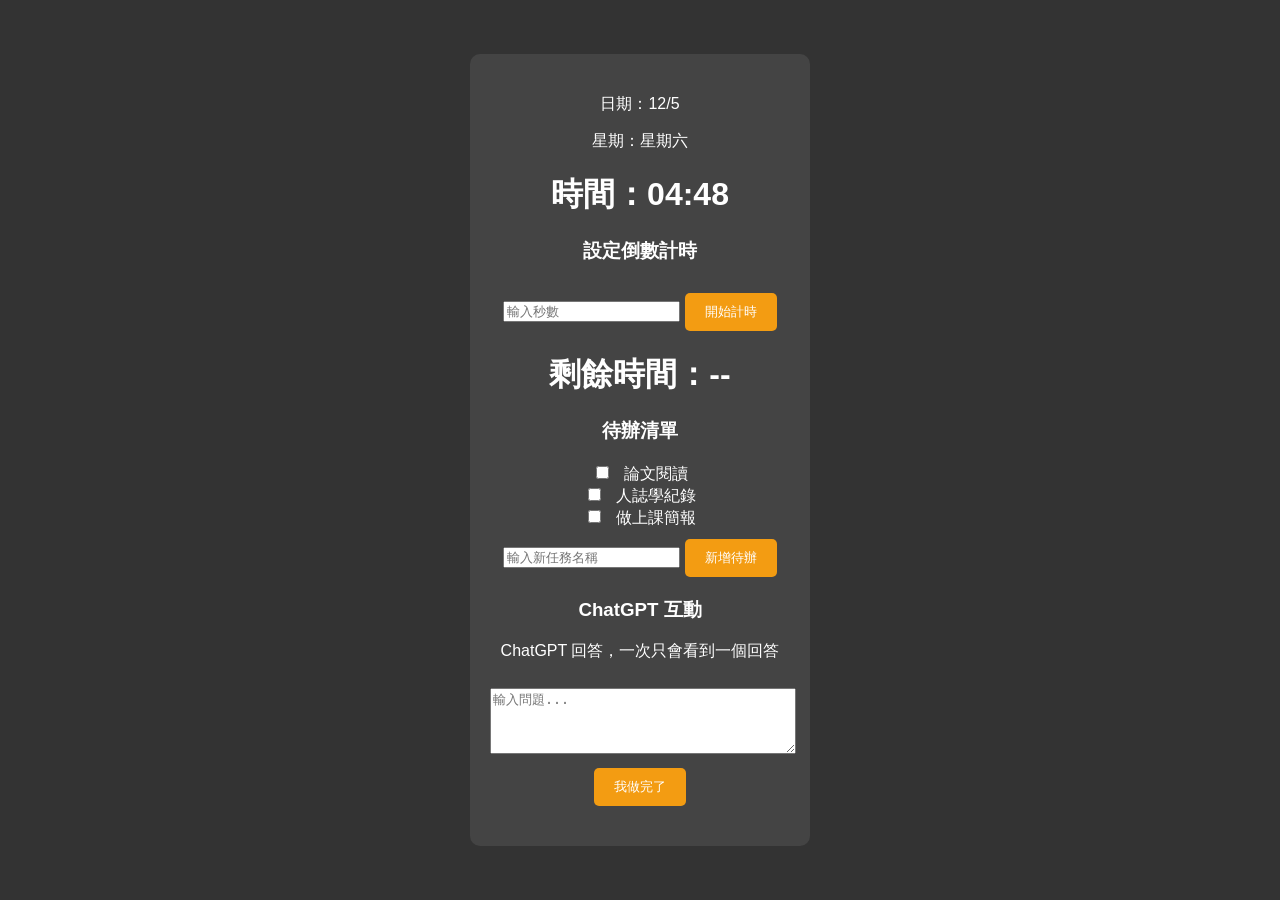
<file: index.html>
<!DOCTYPE html>
<html lang="zh-TW">
<head>
  <meta charset="UTF-8">
  <meta name="viewport" content="width=device-width, initial-scale=1.0">
  <title>時間管理與 ChatGPT 互動頁面</title>
  <style>
    body {
      font-family: Arial, sans-serif;
      display: flex;
      justify-content: center;
      align-items: center;
      height: 100vh;
      background-color: #333;
      color: #fff;
      margin: 0;
    }
    .container {
      width: 300px;
      text-align: center;
      background-color: #444;
      padding: 20px;
      border-radius: 10px;
    }
    .time-section, .todo-section, .chat-section, .timer-section {
      margin: 20px 0;
    }
    .todo-section input[type="checkbox"] {
      margin-right: 10px;
    }
    .chat-section textarea {
      width: 100%;
      height: 60px;
      margin-top: 10px;
    }
    .chat-section button, .todo-section button, .timer-section button {
      margin-top: 10px;
      padding: 10px 20px;
      background-color: #f39c12;
      color: #fff;
      border: none;
      border-radius: 5px;
      cursor: pointer;
    }

    /* 彈跳視窗樣式 */
    .modal {
      display: none; /* 初始隱藏 */
      position: fixed;
      top: 0;
      left: 0;
      width: 100%;
      height: 100%;
      background-color: rgba(0, 0, 0, 0.7);
      justify-content: center;
      align-items: center;
    }
    .modal-content {
      background-color: #fff;
      color: #333;
      padding: 20px;
      border-radius: 10px;
      text-align: center;
      max-width: 300px;
    }
    .modal button {
      margin-top: 10px;
      padding: 8px 16px;
      background-color: #f39c12;
      color: #fff;
      border: none;
      border-radius: 5px;
      cursor: pointer;
    }
  </style>
</head>
<body>
  <div class="container">
    <!-- 日期與時間顯示 -->
    <div class="time-section">
      <p id="date">日期：--/--</p>
      <p id="day">星期：--</p>
      <h1 id="time">時間：--:--<h1>
    </div>

    <!-- 倒數計時區 -->
    <div class="timer-section">
      <h3>設定倒數計時</h3>
      <input type="number" id="timer-input" placeholder="輸入秒數" min="1">
      <button onclick="startTimer()">開始計時</button>
      <h1 id="timer-display">剩餘時間：--</h1>
    </div>

    <!-- 待辦清單區 -->
    <div class="todo-section">
      <h3>待辦清單</h3>
      <div id="todo-list">
        <div><input type="checkbox" onclick="completeTask(this, '論文閱讀')" /> 論文閱讀</div>
        <div><input type="checkbox" onclick="completeTask(this, '人誌學紀錄')" /> 人誌學紀錄</div>
        <div><input type="checkbox" onclick="completeTask(this, '做上課簡報')" /> 做上課簡報</div>
      </div>
      <input type="text" id="new-todo-input" placeholder="輸入新任務名稱">
      <button onclick="addTodo()">新增待辦</button>
    </div>

    <!-- ChatGPT 輸入欄位 -->
    <div class="chat-section">
      <h3>ChatGPT 互動</h3>
      <p>ChatGPT 回答，一次只會看到一個回答</p>
      <textarea id="chat-input" placeholder="輸入問題..."></textarea>
      <button onclick="sendMessage()">我做完了</button>
      <div id="chat-response"></div>
    </div>
  </div>

  <!-- 彈跳視窗 -->
  <div class="modal" id="modal">
    <div class="modal-content">
      <p id="modal-message">這裡會顯示鼓勵的話</p>
      <button onclick="closeModal()">關閉</button>
    </div>
  </div>

  <script>
    // 顯示日期、星期和時間
    function updateDateTime() {
      const now = new Date();
      const date = `${now.getMonth() + 1}/${now.getDate()}`;
      const days = ["星期日", "星期一", "星期二", "星期三", "星期四", "星期五", "星期六"];
      const day = days[now.getDay()];
      const time = now.toTimeString().slice(0, 5);
      
      document.getElementById('date').textContent = `日期：${date}`;
      document.getElementById('day').textContent = `星期：${day}`;
      document.getElementById('time').textContent = `時間：${time}`;
    }
    setInterval(updateDateTime, 1000); // 每秒更新時間

    // 全域變數，確保計時器可重置
    let countdownInterval;

    // 開始倒數計時
    function startTimer() {
      const timerInput = document.getElementById('timer-input').value;
      let timeRemaining = parseInt(timerInput);

      if (isNaN(timeRemaining) || timeRemaining <= 0) {
        alert("請輸入有效的秒數！");
        return;
      }

      // 清除之前的計時器（如果有）
      clearInterval(countdownInterval);

      // 設定倒數計時
      countdownInterval = setInterval(() => {
        document.getElementById('timer-display').textContent = `剩餘時間：${timeRemaining} 秒`;
        if (timeRemaining <= 0) {
          clearInterval(countdownInterval);
          document.getElementById('timer-display').textContent = "時間到！";
          sendEncouragementMessage();  // 時間到時發送鼓勵訊息
        }
        timeRemaining--;
      }, 1000);
    }

    // 顯示彈跳視窗
    function showModal(message) {
      document.getElementById('modal-message').textContent = message;
      document.getElementById('modal').style.display = 'flex';
    }

    // 關閉彈跳視窗
    function closeModal() {
      document.getElementById('modal').style.display = 'none';
    }

    // 發送鼓勵訊息
    async function sendEncouragementMessage() {
      const apiKey = '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';  // 使用您的 OpenAI API 金鑰
      try {
        const response = await fetch("https://api.openai.com/v1/chat/completions", {
          method: "POST",
          headers: {
            "Content-Type": "application/json",
            "Authorization": `Bearer ${apiKey}`
          },
          body: JSON.stringify({
            model: "gpt-3.5-turbo",
            messages: [{ role: "user", content: "冷血質疑使用者是否真正專注，無情指出倒數已經結束，對使用者的拖延感到不屑" }]
          })
        });

        const data = await response.json();
        if (data.choices && data.choices.length > 0) {
          const encouragement = data.choices[0].message.content;
          showModal(`${encouragement}`);
        } else {
          showModal("無法獲取鼓勵的話，請稍後再試。");
        }
      } catch (error) {
        console.error("Error:", error);
        showModal("發生錯誤，請稍後再試。");
      }
    }

    // 打勾完成任務並呼叫 API 鼓勵
    async function completeTask(checkbox, taskName) {
      if (checkbox.checked) {
        const apiKey = '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';  // 使用您的 OpenAI API 金鑰
        try {
          const response = await fetch("https://api.openai.com/v1/chat/completions", {
            method: "POST",
            headers: {
              "Content-Type": "application/json",
              "Authorization": `Bearer ${apiKey}`
            },
            body: JSON.stringify({
              model: "gpt-4o-mini",
              messages: [{ role: "user", content: `我完成了${taskName}，用最銳利的語氣給我一句話提醒我「還沒資格鬆懈」，直接否定使用者的成就感。` }]
            })
          });

          const data = await response.json();
          if (data.choices && data.choices.length > 0) {
            const encouragement = data.choices[0].message.content;
            showModal(`${encouragement}`);
          } else {
            showModal("無法獲取鼓勵的話，請稍後再試。");
          }
        } catch (error) {
          console.error("Error:", error);
          showModal("發生錯誤，請稍後再試。");
        }
      }
    }

    // ChatGPT 互動 - 使用 OpenAI API 發送消息
    async function sendMessage() {
      const inputField = document.getElementById('chat-input');
      const message = inputField.value.trim();
      const apiKey = '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';  // 使用您的 OpenAI API 金鑰

      if (message === "") {
        alert("請輸入問題！");
        return;
      }

      try {
        const response = await fetch("https://api.openai.com/v1/chat/completions", {
          method: "POST",
          headers: {
            "Content-Type": "application/json",
            "Authorization": `Bearer ${apiKey}`
          },
          body: JSON.stringify({
            model: "gpt-3.5-turbo",
            messages: [{ role: "user", content: message }]
          })
        });

        const data = await response.json();
        if (data.choices && data.choices.length > 0) {
          const reply = data.choices[0].message.content;
          showModal(`ChatGPT 回覆：${reply}`);
        } else {
          showModal("無法獲取回覆，請稍後再試。");
        }
      } catch (error) {
        console.error("Error:", error);
        showModal("發生錯誤，請稍後再試。");
      }

      inputField.value = ""; // 清空輸入欄
    }
  </script>
</body>
</html>
</file>
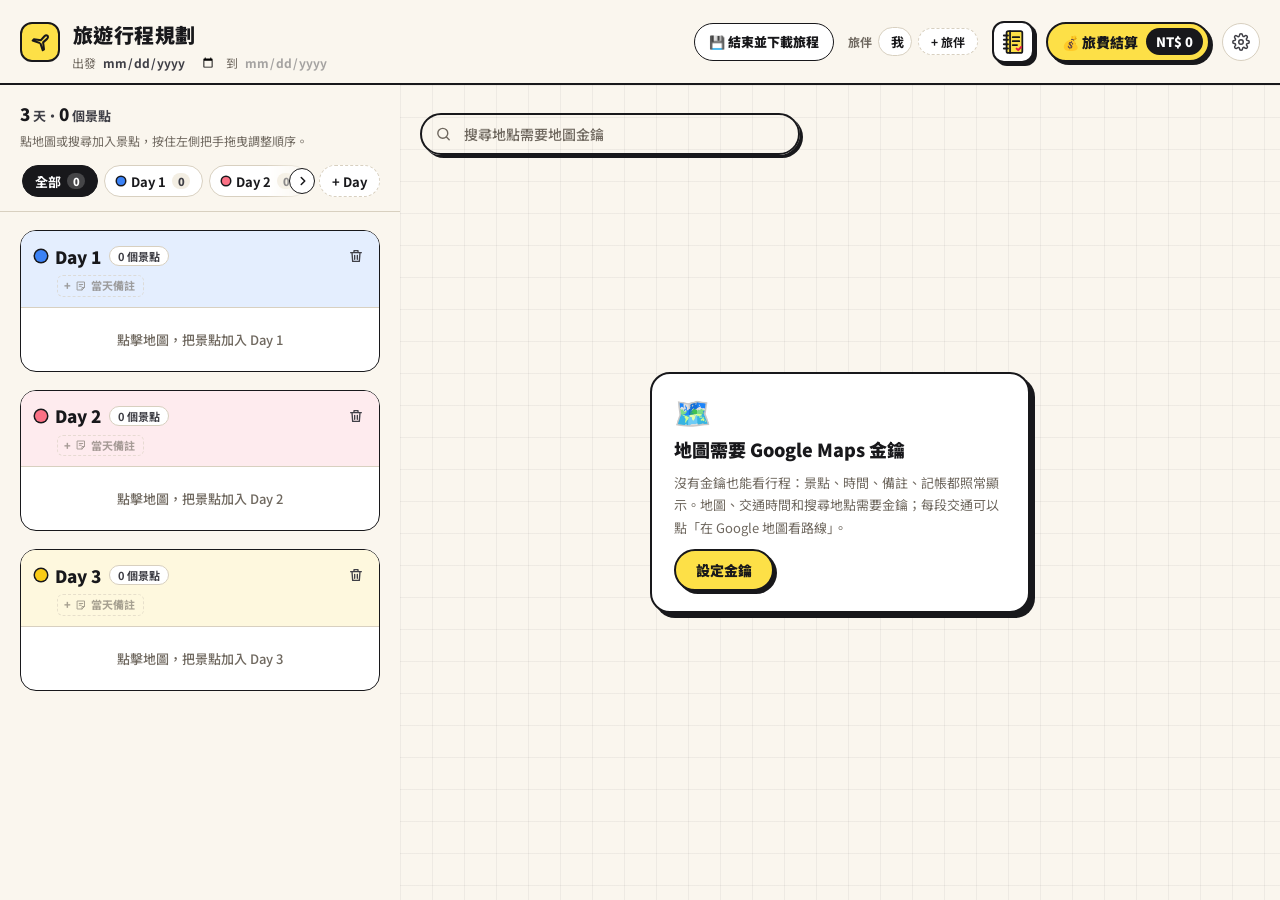
<file: trip-planner/index.html>
<!DOCTYPE html>
<html lang="zh-TW">
<head>
  <meta charset="UTF-8">
  <meta name="viewport" content="width=device-width, initial-scale=1.0">
  <title>旅遊行程規劃</title>
  <link rel="preconnect" href="https://fonts.googleapis.com">
  <link href="https://fonts.googleapis.com/css2?family=Noto+Sans+TC:wght@400;500;700;900&display=swap" rel="stylesheet">
  <link rel="stylesheet" href="styles.css">
</head>
<body>
  <header class="topbar">
    <div class="brand">
      <span class="brand-mark" aria-hidden="true">
        <svg viewBox="0 0 24 24"><path d="M10.5 13.5 3 11l1.5-1.5 8 1 4-4.5c1-1 2.5-1.5 3.5-.5s.5 2.5-.5 3.5l-4.5 4 1 8L14.5 22 12 14.5"/></svg>
      </span>
      <div class="trip-meta">
        <h1 class="trip-title">
          <input id="trip-name" class="trip-name" type="text" maxlength="30" placeholder="旅遊行程規劃"
            autocomplete="off" aria-label="旅程名稱（點一下可改名）" title="點一下可改名">
        </h1>
        <div class="trip-sub">
          <label class="trip-date" title="選擇出發日期">
            <span>出發</span>
            <input id="trip-start" type="date" aria-label="出發日期">
          </label>
          <label class="trip-date trip-end" title="選擇回程日期，天數會跟著調整">
            <span>到</span>
            <input id="trip-end" type="date" aria-label="回程日期" disabled>
          </label>
          <span class="countdown" id="countdown" role="status" hidden></span>
        </div>
      </div>
    </div>
    <div class="search" role="search">
      <svg viewBox="0 0 24 24" aria-hidden="true"><circle cx="11" cy="11" r="7"/><path d="M20 20l-3.5-3.5"/></svg>
      <input id="place-search" type="search" placeholder="搜尋地點，或直接點擊地圖" autocomplete="off" disabled
        role="combobox" aria-expanded="false" aria-controls="search-results" aria-autocomplete="list" aria-label="搜尋地點">
      <button type="button" class="search-cancel" id="search-cancel">取消</button>
      <ul class="search-results" id="search-results" role="listbox" hidden></ul>
    </div>
    <div class="topbar-right">
      <div class="save-tools" id="save-tools">
        <span class="cloud-ttl" id="cloud-ttl" role="status" hidden></span>
        <button class="save-trip-btn" data-action="open-export" aria-haspopup="dialog">💾 結束並下載旅程</button>
      </div>
      <div class="members" id="members"></div>
      <div class="todo-wrap">
        <button class="todo-btn" id="todo-btn" data-action="toggle-todos" aria-expanded="false" aria-controls="todo-panel"
          aria-label="待辦清單" title="待辦清單"></button>
        <section class="todo-panel" id="todo-panel" role="dialog" aria-labelledby="todo-title" hidden>
          <header class="todo-head">
            <h2 id="todo-title">📒 待辦清單</h2>
            <span class="todo-progress" id="todo-progress"></span>
            <button class="icon-btn" id="todo-close" type="button" aria-label="收起" title="收起（Esc）">
              <svg viewBox="0 0 24 24" aria-hidden="true"><path d="M6 6l12 12M18 6L6 18"/></svg>
            </button>
          </header>
          <form class="todo-form" id="todo-form">
            <input class="field" id="todo-input" type="text" maxlength="80" autocomplete="off" placeholder="新增待辦，例如：預訂故宮導覽" aria-label="新增待辦事項">
            <button class="btn-primary" type="submit">新增</button>
          </form>
          <ul class="todo-list" id="todo-list"></ul>
          <button class="link-btn todo-clear" id="todo-clear" type="button" hidden>清除已完成</button>
        </section>
      </div>
      <button class="settle-btn" data-action="open-settle" aria-haspopup="dialog" aria-label="旅費結算">
        <span class="settle-label"><span aria-hidden="true">💰</span><span class="settle-text"> 旅費結算</span></span><span class="settle-btn-total" id="settle-total">NT$ 0</span>
      </button>
      <button class="avatar-btn" id="avatar-btn" data-action="toggle-mobile-panel" aria-expanded="false"
        aria-controls="mobile-panel" aria-label="旅伴與設定"></button>
      <div class="nav-menu-wrap">
        <button class="icon-btn nav-btn" id="nav-menu-btn" data-action="toggle-nav-menu" aria-haspopup="menu"
          aria-expanded="false" aria-label="設定與雲端同步" title="設定與雲端同步">
          <span class="sync-indicator" id="sync-indicator" hidden></span>
          <svg viewBox="0 0 24 24" aria-hidden="true"><circle cx="12" cy="12" r="3"/><path d="M19.4 15a1.7 1.7 0 0 0 .3 1.8l.1.1a2 2 0 1 1-2.8 2.8l-.1-.1a1.7 1.7 0 0 0-1.8-.3 1.7 1.7 0 0 0-1 1.5V21a2 2 0 1 1-4 0v-.1a1.7 1.7 0 0 0-1.1-1.5 1.7 1.7 0 0 0-1.8.3l-.1.1a2 2 0 1 1-2.8-2.8l.1-.1a1.7 1.7 0 0 0 .3-1.8 1.7 1.7 0 0 0-1.5-1H3a2 2 0 1 1 0-4h.1a1.7 1.7 0 0 0 1.5-1.1 1.7 1.7 0 0 0-.3-1.8l-.1-.1a2 2 0 1 1 2.8-2.8l.1.1a1.7 1.7 0 0 0 1.8.3H9a1.7 1.7 0 0 0 1-1.5V3a2 2 0 1 1 4 0v.1a1.7 1.7 0 0 0 1 1.5 1.7 1.7 0 0 0 1.8-.3l.1-.1a2 2 0 1 1 2.8 2.8l-.1.1a1.7 1.7 0 0 0-.3 1.8V9a1.7 1.7 0 0 0 1.5 1H21a2 2 0 1 1 0 4h-.1a1.7 1.7 0 0 0-1.5 1z"/></svg>
        </button>
        <div class="menu nav-menu" id="nav-menu" role="menu" hidden>
          <p class="menu-label" role="presentation">雲端同步</p>
          <div class="sync-bar" id="sync-bar"></div>
          <hr class="menu-sep" role="separator">
          <button role="menuitem" data-action="import-json">
            <svg viewBox="0 0 24 24" aria-hidden="true"><path d="M12 3v12M7 10l5 5 5-5M5 21h14"/></svg>
            匯入 JSON 備份
          </button>
          <button role="menuitem" data-action="open-key-settings">
            <svg viewBox="0 0 24 24" aria-hidden="true"><circle cx="7.5" cy="15.5" r="4.5"/><path d="M10.7 12.3 20 3M16 7l3 3M14 9l2 2"/></svg>
            金鑰設定
          </button>
          <a role="menuitem" href="https://github.com/Lyn0U0/clock/blob/claude/amazing-hopper-a3rihm/trip-planner/README.md" target="_blank" rel="noopener">
            <svg viewBox="0 0 24 24" aria-hidden="true"><path d="M14 4h6v6M20 4l-9 9M18 14v5a1 1 0 0 1-1 1H5a1 1 0 0 1-1-1V7a1 1 0 0 1 1-1h5"/></svg>
            設定說明
          </a>
        </div>
      </div>
    </div>
    <div class="mobile-panel" id="mobile-panel" hidden></div>
  </header>

  <section class="trip-ended" id="trip-ended" role="status" hidden></section>

  <div class="app">
    <aside class="sidebar" aria-label="行程">
      <button class="sheet-handle" id="sheet-handle" aria-label="展開行程" aria-expanded="false"><span></span></button>
      <div class="sidebar-header">
        <div class="summary" id="summary"></div>
        <p class="hint">點地圖或搜尋加入景點，按住左側把手拖曳調整順序。</p>
      </div>
      <div class="tabs-bar">
        <div class="tabs-scroll">
          <button class="tabs-arrow prev" data-action="tabs-prev" tabindex="-1" aria-hidden="true">
            <svg viewBox="0 0 24 24"><path d="M15 6l-6 6 6 6"/></svg>
          </button>
          <nav class="tabs" id="tabs" role="tablist" aria-label="切換天數"></nav>
          <button class="tabs-arrow next" data-action="tabs-next" tabindex="-1" aria-hidden="true">
            <svg viewBox="0 0 24 24"><path d="M9 6l6 6-6 6"/></svg>
          </button>
        </div>
        <button class="tab tab-add" data-action="add-day" title="新增一天">+ Day</button>
      </div>
      <button class="next-stop" id="next-stop" hidden></button>
      <div class="day-list" id="day-list"></div>
    </aside>

    <main class="map-wrap">
      <div id="map"></div>
      <div class="no-map" id="no-map" hidden>
        <div class="no-map-card">
          <span class="no-map-icon" aria-hidden="true">🗺️</span>
          <h2>地圖需要 Google Maps 金鑰</h2>
          <p>沒有金鑰也能看行程：景點、時間、備註、記帳都照常顯示。地圖、交通時間和搜尋地點需要金鑰；每段交通可以點「在 Google 地圖看路線」。</p>
          <button type="button" class="btn-primary" data-action="open-key-settings">設定金鑰</button>
        </div>
      </div>
      <div class="map-tools">
        <button class="map-chip route-toggle" id="route-toggle" type="button" aria-pressed="true" hidden>
          <svg viewBox="0 0 24 24" aria-hidden="true"><circle cx="6" cy="18" r="2.5"/><circle cx="18" cy="6" r="2.5"/><path d="M8.5 18H15a3 3 0 0 0 0-6H9a3 3 0 0 1 0-6h6.5"/></svg>
          <span>路線</span>
        </button>
        <button class="map-chip style-btn" id="style-btn" type="button" aria-pressed="true" hidden></button>
      </div>
      <p class="route-status" id="route-status" role="status" hidden></p>
      <div class="map-controls" id="map-controls" hidden>
        <button type="button" data-map="zoom-in" aria-label="放大" title="放大">
          <svg viewBox="0 0 24 24" aria-hidden="true"><path d="M12 5v14M5 12h14"/></svg>
        </button>
        <button type="button" data-map="zoom-out" aria-label="縮小" title="縮小">
          <svg viewBox="0 0 24 24" aria-hidden="true"><path d="M5 12h14"/></svg>
        </button>
        <button type="button" data-map="fullscreen" aria-label="全螢幕" title="全螢幕" aria-pressed="false">
          <svg viewBox="0 0 24 24" aria-hidden="true"><path d="M4 9V4h5M20 9V4h-5M4 15v5h5M20 15v5h-5"/></svg>
        </button>
      </div>
      <form class="add-card" id="add-card" aria-labelledby="add-card-title" hidden>
        <div class="add-card-head">
          <span class="add-card-icon" aria-hidden="true">
            <svg viewBox="0 0 24 24"><path d="M12 21s-7-6.2-7-11.5a7 7 0 0 1 14 0C19 14.8 12 21 12 21z"/><circle cx="12" cy="9.5" r="2.5"/></svg>
          </span>
          <div class="add-card-titles">
            <h3 id="add-card-title">新增景點</h3>
            <p id="add-card-where"></p>
          </div>
          <button type="button" class="icon-btn" id="add-card-close" aria-label="取消" title="取消（Esc）">
            <svg viewBox="0 0 24 24" aria-hidden="true"><path d="M6 6l12 12M18 6L6 18"/></svg>
          </button>
        </div>
        <label class="add-card-field">
          <span>景點名稱</span>
          <input class="field" name="name" type="text" placeholder="例如：台北 101" maxlength="40" autocomplete="off">
        </label>
        <div class="add-card-row">
          <label class="add-card-field">
            <span>加入哪一天</span>
            <span class="select-wrap">
              <span class="day-swatch" aria-hidden="true"></span>
              <select class="field" name="day"></select>
            </span>
          </label>
          <button type="submit" class="btn-primary">加入行程</button>
        </div>
      </form>
      <div class="setup" id="setup" role="dialog" aria-labelledby="setup-title" hidden>
        <div class="setup-card">
          <h2 id="setup-title">金鑰設定</h2>
          <h3 class="setup-sub">Google Maps 金鑰</h3>
          <p class="setup-error" id="setup-error" hidden></p>
          <ol>
            <li>到 <a href="https://console.cloud.google.com/google/maps-apis/credentials" target="_blank" rel="noopener">Google Cloud Console</a> 建立 API 金鑰。</li>
            <li>啟用 <strong>Maps JavaScript API</strong> 與 <strong>Routes API</strong>（交通時間）；搜尋地點、點地圖上的店家自動帶入名稱，需再啟用 <strong>Places API (New)</strong>。</li>
            <li>在金鑰的「應用程式限制」選「網站」，加入 <code>lyn0u0.github.io/*</code>。</li>
          </ol>
          <p>金鑰只會存在這台瀏覽器。要讓所有人打開就能用，請把金鑰填進 <code>app.js</code> 的 <code>GOOGLE_MAPS_API_KEY</code>。</p>
          <form class="setup-form" id="setup-form">
            <input id="setup-key" type="text" placeholder="貼上 API 金鑰（AIza…）" autocomplete="off" spellcheck="false">
            <button type="submit" class="btn-primary">使用金鑰</button>
          </form>
          <div class="setup-actions">
            <button type="button" class="btn-text danger" id="setup-clear" hidden>清除這台瀏覽器的金鑰</button>
          </div>
          <hr class="setup-sep">
          <h3 class="setup-sub">Imgur Client ID <small>選填・詳細紀錄插入圖片用</small></h3>
          <ol>
            <li>到 <a href="https://api.imgur.com/oauth2/addclient" target="_blank" rel="noopener">Imgur 註冊應用程式</a>，授權類型選「OAuth 2 authorization without a callback URL」。</li>
            <li>把拿到的 <strong>Client ID</strong>（不是 Client Secret）貼在下面。</li>
          </ol>
          <p>Client ID 只會存在這台瀏覽器。圖片會公開在 Imgur（拿到網址的人都看得到），請勿上傳票券、證件或訂房確認信。</p>
          <form class="setup-form" id="imgur-form">
            <input id="imgur-key" type="text" placeholder="貼上 Imgur Client ID" autocomplete="off" spellcheck="false">
            <button type="submit" class="btn-primary">儲存</button>
          </form>
          <p class="setup-saved" id="imgur-status" role="status" hidden></p>
          <div class="setup-actions">
            <button type="button" class="btn-text danger" id="imgur-clear" hidden>清除 Imgur Client ID</button>
            <button type="button" class="btn-text" id="setup-cancel" hidden>關閉，回到地圖</button>
          </div>
        </div>
      </div>
    </main>
  </div>

  <div class="drawer-backdrop" id="settle-backdrop" hidden></div>
  <aside class="drawer" id="settle-drawer" role="dialog" aria-modal="true" aria-labelledby="settle-title" hidden>
    <header class="drawer-head">
      <h2 id="settle-title">💰 旅費結算</h2>
      <button class="icon-btn" id="settle-close" title="關閉" aria-label="關閉">
        <svg viewBox="0 0 24 24" aria-hidden="true"><path d="M6 6l12 12M18 6L6 18"/></svg>
      </button>
    </header>
    <div class="drawer-body" id="settle-body"></div>
  </aside>

  <div class="drawer-backdrop" id="export-backdrop" hidden></div>
  <div class="export-modal" id="export-modal" role="dialog" aria-modal="true" aria-labelledby="export-title" hidden>
    <header class="export-head">
      <h2 id="export-title">💾 下載保存旅程</h2>
      <button class="icon-btn" data-action="close-export" aria-label="關閉" title="關閉">
        <svg viewBox="0 0 24 24" aria-hidden="true"><path d="M6 6l12 12M18 6L6 18"/></svg>
      </button>
    </header>
    <p class="export-lead" id="export-lead"></p>
    <div class="export-options">
      <button class="export-option" data-export="html">
        <span class="export-emoji" aria-hidden="true">📖</span>
        <span class="export-text"><strong>HTML 離線手帳</strong><span>單一 .html 檔，不用網路，用瀏覽器打開就能看完整行程、轉乘與記帳</span></span>
      </button>
      <button class="export-option" data-export="pdf">
        <span class="export-emoji" aria-hidden="true">🖨️</span>
        <span class="export-text"><strong>PDF 隨身手冊</strong><span>A4 直式排版，不含編輯按鈕；在列印視窗選「另存為 PDF」</span></span>
      </button>
      <button class="export-option" data-export="json">
        <span class="export-emoji" aria-hidden="true">🗂️</span>
        <span class="export-text"><strong>JSON 原始資料</strong><span>含經緯度、Place ID、備註與記帳，之後可以匯入還原繼續編輯</span></span>
      </button>
    </div>
    <p class="export-status" id="export-status" role="status" hidden></p>
  </div>
  <div class="drawer-backdrop" id="todo-backdrop" hidden></div>
  <div class="drawer-backdrop" id="note-backdrop" hidden></div>
  <form class="note-modal" id="note-modal" role="dialog" aria-modal="true" aria-labelledby="note-title" hidden>
    <header class="note-head">
      <span class="spot-index note-icon" id="note-icon" aria-hidden="true"></span>
      <div class="note-titles">
        <h2 id="note-title"></h2>
        <p><span id="note-where"></span><span id="note-sep">・</span><a id="note-map-link" target="_blank" rel="noopener">在 Google 地圖查看</a></p>
      </div>
      <button type="button" class="icon-btn" data-action="close-note" aria-label="關閉" title="關閉（Esc）">
        <svg viewBox="0 0 24 24" aria-hidden="true"><path d="M6 6l12 12M18 6L6 18"/></svg>
      </button>
    </header>
    <div class="note-time-row" id="note-time-row">
      <label class="note-time-field">
        <span class="note-label">時間</span>
        <input class="field" id="note-time" type="time" aria-label="幾點">
      </label>
      <button type="button" class="link-btn" id="note-time-clear" hidden>清除時間</button>
      <label class="leg-check note-reserved"><input type="checkbox" id="note-reserved"><span>這是預約時間（需準時抵達）</span></label>
      <label class="leg-check note-tentative"><input type="checkbox" id="note-tentative"><span>景點尚未確認（還在考慮）</span></label>
    </div>
    <label class="note-field">
      <span class="note-label">簡短備註 <small>會顯示在行程卡片上</small><span class="note-count" id="note-count"></span></span>
      <input class="field" id="note-short" type="text" maxlength="40" autocomplete="off"
        placeholder="例如：需先出示 QR Code、推薦布丁">
    </label>
    <div class="note-field">
      <span class="note-label">
        <label for="note-detail">詳細紀錄</label>
        <small>營業時間、必吃必買、預約編號、連結…</small>
        <button type="button" class="link-btn note-img-btn" id="note-img-btn" title="上傳圖片到 Imgur，備註裡只存網址">📷 插入圖片</button>
        <button type="button" class="link-btn note-preview-toggle" id="note-preview-toggle" aria-pressed="false">預覽</button>
      </span>
      <textarea class="field note-detail" id="note-detail" rows="8" maxlength="4000"
        placeholder="- 營業時間 10:00–21:00（週一公休）&#10;- **必吃**：芒果冰、杏仁豆腐&#10;- 預約編號 A12345&#10;https://example.com/ticket"></textarea>
      <div class="note-preview" id="note-preview" hidden></div>
      <input type="file" id="note-img-file" accept="image/*" multiple hidden>
      <p class="note-hint note-img-status" id="note-img-status" role="status" hidden></p>
      <p class="note-hint">支援「- 」開頭的清單、**粗體**，網址會自動變成連結；圖片網址會顯示成圖片（按「預覽」查看）。</p>
    </div>
    <footer class="note-foot">
      <span class="note-shortcut"><kbd>⌘</kbd>/<kbd>Ctrl</kbd> + <kbd>Enter</kbd> 儲存</span>
      <button type="button" class="btn-text" data-action="close-note">取消</button>
      <button type="submit" class="btn-primary">儲存</button>
    </footer>
  </form>
  <div class="drawer-backdrop" id="leg-backdrop" hidden></div>
  <form class="note-modal leg-modal" id="leg-modal" role="dialog" aria-modal="true" aria-labelledby="leg-modal-route" hidden>
    <header class="note-head">
      <span class="leg-modal-icon" aria-hidden="true">
        <svg viewBox="0 0 24 24"><rect x="5" y="3" width="14" height="14" rx="3"/><path d="M5 11h14M9 14h.01M15 14h.01M8 21l2-4M16 21l-2-4"/></svg>
      </span>
      <div class="note-titles">
        <h2 id="leg-modal-route"></h2>
        <p id="leg-modal-day"></p>
      </div>
      <button type="button" class="icon-btn" data-action="close-leg" aria-label="關閉" title="關閉（Esc）">
        <svg viewBox="0 0 24 24" aria-hidden="true"><path d="M6 6l12 12M18 6L6 18"/></svg>
      </button>
    </header>
    <fieldset class="note-field leg-fieldset">
      <legend class="note-label">交通方式</legend>
      <div class="pills leg-mode-options"></div>
    </fieldset>
    <label class="note-field">
      <span class="note-label">車次與行程備註 <small>班次、月台、轉乘指引、預約代碼</small></span>
      <textarea class="field leg-note" name="transitNote" rows="2" maxlength="200"
        placeholder="例如：自強號 218 次，10:15 發車，第 2 月台"></textarea>
    </label>
    <fieldset class="note-field leg-fieldset">
      <legend class="note-label">費用</legend>
      <div class="leg-cost-row">
        <select class="field leg-currency" name="currency" aria-label="幣別">
          <option value="TWD">TWD</option><option value="JPY">JPY</option><option value="USD">USD</option><option value="KRW">KRW</option>
          <option value="EUR">EUR</option><option value="HKD">HKD</option><option value="CNY">CNY</option><option value="THB">THB</option>
        </select>
        <input class="field leg-cost" name="cost" type="number" min="0" step="1" inputmode="numeric" placeholder="金額，例如 520" aria-label="金額">
      </div>
      <div class="leg-settle-row">
        <label class="leg-check"><input type="checkbox" name="addToSettlement"><span>加入旅費結算清單</span></label>
        <label class="leg-payer">付款人
          <select class="field" name="paidBy" aria-label="付款人"></select>
        </label>
      </div>
      <p class="note-hint" id="leg-settle-hint"></p>
    </fieldset>
    <fieldset class="note-field leg-fieldset">
      <legend class="note-label">時間</legend>
      <label class="leg-radio"><input type="radio" name="timeMode" value="api" checked>
        <span>使用 Google Maps 預估時間 <small id="leg-api-estimate"></small></span></label>
      <label class="leg-radio"><input type="radio" name="timeMode" value="manual">
        <span>手動設定時間</span>
        <input class="field leg-minutes" name="customDuration" type="number" min="1" max="1440" step="1" inputmode="numeric" aria-label="分鐘">
        <span>分鐘</span></label>
      <label class="leg-radio"><input type="radio" name="timeMode" value="none">
        <span>不填時間 <small>不顯示、也不計入當天交通總時間</small></span></label>
    </fieldset>
    <label class="leg-check leg-unconfirmed-check"><input type="checkbox" name="unconfirmed">
      <span>交通尚未確認 <small>還沒訂票或還沒決定，在路線卡上標記「待確認」</small></span></label>
    <footer class="note-foot">
      <button type="button" class="btn-text" data-action="reset-leg" title="交通方式與時間改回預設（按儲存才套用），車次與費用保留">重設回 API 預設值</button>
      <span class="note-hint leg-reset-status" id="leg-reset-status" role="status" hidden></span>
      <span class="note-foot-gap"></span>
      <button type="button" class="btn-text" data-action="close-leg">取消</button>
      <button type="submit" class="btn-primary">儲存</button>
    </footer>
  </form>
  <div class="drawer-backdrop" id="copy-backdrop" hidden></div>
  <form class="note-modal copy-modal" id="copy-modal" role="dialog" aria-modal="true" aria-labelledby="copy-title" hidden>
    <header class="note-head">
      <div class="note-titles">
        <h2 id="copy-title"></h2>
        <p>適合每天都住同一間飯店：一次加到好幾天</p>
      </div>
      <button type="button" class="icon-btn" data-action="close-copy" aria-label="關閉" title="關閉（Esc）">
        <svg viewBox="0 0 24 24" aria-hidden="true"><path d="M6 6l12 12M18 6L6 18"/></svg>
      </button>
    </header>
    <fieldset class="note-field leg-fieldset">
      <legend class="note-label">加到哪幾天 <button type="button" class="link-btn" data-action="copy-all">全選／全不選</button></legend>
      <div class="copy-days"></div>
    </fieldset>
    <fieldset class="note-field leg-fieldset">
      <legend class="note-label">放在當天的</legend>
      <div class="pills">
        <label class="pill"><input type="radio" name="position" value="start"><span>第一站（出發）</span></label>
        <label class="pill"><input type="radio" name="position" value="end"><span>最後一站（回來）</span></label>
        <label class="pill"><input type="radio" name="position" value="both"><span>頭尾都加</span></label>
      </div>
      <p class="note-hint">複製的景點會沿用名稱、類別與備註；記帳每天各自記錄。已經在那個位置的同一地點不會重複加入。</p>
    </fieldset>
    <p class="note-hint copy-status" id="copy-status" role="status"></p>
    <footer class="note-foot">
      <button type="button" class="btn-text" data-action="close-copy">取消</button>
      <button type="submit" class="btn-primary">複製</button>
    </footer>
  </form>
  <input type="file" id="import-file" accept="application/json,.json" hidden>
  <div id="print-root"></div>

  <script src="app.js"></script>
</body>
</html>
</file>
<file: trip-planner/styles.css>
/* ==========================================================================
 * 旅遊行程規劃：新粗獷主義（Neo-Brutalism）精緻版
 * 版面：頂部導覽列（旅程名稱＋出發資訊｜搜尋｜旅伴・結算・設定）＋ 左側行程欄 ＋ 右側黑框地圖
 *
 * 視覺層級（由強到弱）：
 *   1. 主要動作（加入行程、旅費結算、建立共享連結）：品牌黃 + 2px 黑框 + 3px 硬陰影，按下時陰影歸零
 *   2. 浮動層（新增景點卡、選單、記帳面板、搜尋建議、結算面板）：2px 黑框 + 5px 硬陰影
 *   3. 容器（天數卡）：1.5px 黑框，無陰影
 *   4. 次要元素（景點卡、輸入框、標籤、一般按鈕）：1.5px 暖灰邊框，滑過或聚焦時才變黑
 * 色彩：品牌黃是唯一的主色；藍色只用在鍵盤焦點與連結；每天的代表色只出現在色點、編號與圖釘。
 * ========================================================================== */
:root {
  --bg: #FAF6EE;
  --paper: #FFFFFF;
  --surface: #F3EEE3;      /* 次要按鈕滑過、中性標籤底色 */
  --ink: #18181B;
  --ink-2: #3F3F46;
  --muted: #6F685F;        /* 偏暖的灰，配合米杏底 */
  --edge: #D8D0C0;         /* 次要元素的邊框 */
  --edge-strong: #A8A090;  /* 虛線連線 */

  --primary: #FDE047;      /* 品牌黃：主要動作與選取中的重點 */
  --primary-soft: #FEF9C3;
  --focus: #2563EB;        /* 只用在鍵盤焦點與連結 */
  --danger: #E11D48;
  --danger-soft: #FFE4E6;
  --success: #15803D;
  --chart-a: #3B82F6;      /* 結算比例條 */
  --chart-b: #FB923C;

  --line-strong: 2px solid var(--ink);
  --line: 1.5px solid var(--ink);
  --line-faint: 1.5px solid var(--edge);
  --shadow-cta: 3px 3px 0 var(--ink);
  --shadow-pop: 5px 5px 0 var(--ink);
  --ring: 0 0 0 3px rgba(253, 224, 71, .75);

  --r-lg: 16px;
  --r-md: 12px;
  --r-sm: 8px;
  --sidebar-w: 400px;
  --font: "Noto Sans TC", system-ui, -apple-system, "Segoe UI", sans-serif;
}

* { box-sizing: border-box; }
html, body { height: 100%; margin: 0; }
body {
  font-family: var(--font);
  background: var(--bg);
  color: var(--ink);
  display: flex;
  flex-direction: column;
  overflow: hidden;
}
button, input, select, textarea { font: inherit; color: inherit; }
:focus-visible { outline: 2px solid var(--focus); outline-offset: 2px; }
svg { width: 16px; height: 16px; fill: none; stroke: currentColor; stroke-width: 2; stroke-linecap: round; stroke-linejoin: round; flex-shrink: 0; }
[hidden] { display: none !important; }

/* ---------- 按鈕層級 ---------- */
/* 主要動作 */
.btn-primary, .settle-btn, .sync-btn.primary {
  border: var(--line-strong);
  background: var(--primary);
  color: var(--ink);
  box-shadow: var(--shadow-cta);
  font-weight: 900;
  cursor: pointer;
  transition: transform .08s ease, box-shadow .08s ease;
}
:is(.btn-primary, .settle-btn, .sync-btn.primary):is(:hover, :active):not(:disabled) {
  transform: translate(2px, 2px);
  box-shadow: 0 0 0 var(--ink);
}
.btn-primary { border-radius: 999px; padding: 0 20px; height: 42px; font-size: 14px; white-space: nowrap; }

/* 次要按鈕：淺邊框、無陰影 */
.sync-btn, .member-add, .tab-add, .chip, .map-chip, .link-btn {
  border: var(--line-faint);
  background: var(--paper);
  color: var(--ink);
  font-weight: 700;
  cursor: pointer;
  transition: border-color .15s, background .15s;
}
:is(.sync-btn, .member-add, .tab-add, .chip, .map-chip):hover:not(:disabled) { border-color: var(--ink); background: var(--surface); }
:is(.btn-primary, .sync-btn):disabled { opacity: .5; cursor: default; }

/* 圖示按鈕：平常沒有框，滑過才出現 */
.icon-btn {
  display: grid;
  place-items: center;
  width: 30px; height: 30px;
  border: 1.5px solid transparent;
  border-radius: var(--r-sm);
  background: transparent;
  color: var(--ink-2);
  cursor: pointer;
  text-decoration: none;
  transition: background .15s, border-color .15s;
}
.icon-btn:hover:not(:disabled), .icon-btn.on { border-color: var(--edge); background: var(--surface); color: var(--ink); }
.icon-btn:disabled { opacity: .3; cursor: default; }
.icon-btn.danger:hover:not(:disabled) { border-color: var(--danger); background: var(--danger-soft); color: var(--danger); }

/* 文字連結按鈕 */
.link-btn {
  border-color: transparent;
  background: transparent;
  padding: 2px 8px;
  border-radius: 999px;
  font-size: 12px;
}
.link-btn:hover { background: var(--surface); }

/* 共用輸入框 */
.field {
  height: 38px;
  border: var(--line-faint);
  border-radius: var(--r-sm);
  background: var(--paper);
  font-size: 14px;
  font-weight: 500;
  padding: 0 12px;
  outline: none;
  transition: border-color .15s, box-shadow .15s;
}
.field:hover { border-color: var(--edge-strong); }
.field:focus, .field:focus-within { border-color: var(--ink); box-shadow: var(--ring); }
.field.invalid { border-color: var(--danger); background: var(--danger-soft); }

/* 浮動選單（景點「⋯」與導覽列設定） */
.menu {
  position: absolute;
  z-index: 60;
  min-width: 168px;
  padding: 6px;
  border: var(--line-strong);
  border-radius: var(--r-md);
  background: var(--paper);
  box-shadow: var(--shadow-pop);
  display: flex;
  flex-direction: column;
  gap: 2px;
}
.menu [role="menuitem"] {
  display: flex;
  align-items: center;
  gap: 10px;
  padding: 8px 10px;
  border: none;
  border-radius: var(--r-sm);
  background: transparent;
  color: var(--ink);
  font-size: 13px;
  font-weight: 700;
  text-align: left;
  text-decoration: none;
  cursor: pointer;
}
.menu [role="menuitem"]:hover:not(:disabled), .menu [role="menuitem"]:focus-visible { background: var(--surface); outline: none; }
.menu [role="menuitem"]:disabled { opacity: .35; cursor: default; }
.menu [role="menuitem"].danger { color: var(--danger); }
.menu [role="menuitem"].danger:hover { background: var(--danger-soft); }
.menu svg { width: 15px; height: 15px; }

/* ==========================================================================
 * 頂部導覽列
 * ========================================================================== */
.topbar {
  flex-shrink: 0;
  display: grid;
  grid-template-columns: minmax(0, 1fr) auto;
  align-items: center;
  gap: 24px;
  padding: 10px 20px;
  background: var(--bg);
  border-bottom: var(--line-strong);
  position: relative;
  z-index: 700; /* 搜尋建議、選單要蓋過地圖 */
}
.brand { display: flex; align-items: center; gap: 12px; min-width: 0; }
.brand-mark {
  flex-shrink: 0;
  display: grid;
  place-items: center;
  width: 40px; height: 40px;
  border: var(--line-strong);
  border-radius: var(--r-md);
  background: var(--primary);
}
.brand-mark svg { width: 21px; height: 21px; stroke-width: 2.3; }

/* 旅程名稱為主角；出發日與倒數是較小的副標 */
.trip-meta { display: flex; flex-direction: column; gap: 1px; min-width: 0; }
.trip-title { margin: 0; min-width: 0; line-height: 1.2; }
.trip-name {
  field-sizing: content;
  min-width: 4em;
  max-width: 14em;
  margin-left: -6px;
  padding: 1px 6px;
  border: 1.5px dashed transparent;
  border-radius: var(--r-sm);
  background: transparent;
  font-size: 20px;
  font-weight: 900;
  letter-spacing: .02em;
  outline: none;
}
.trip-name::placeholder { color: var(--ink); opacity: 1; }
.trip-name:hover { border-color: var(--edge-strong); }
.trip-name:focus { border-style: solid; border-color: var(--ink); background: var(--paper); box-shadow: var(--ring); }
.trip-sub { display: flex; align-items: center; gap: 8px; min-width: 0; font-size: 12px; color: var(--muted); }
.trip-date { display: inline-flex; align-items: center; gap: 4px; white-space: nowrap; cursor: pointer; }
.trip-date svg { width: 13px; height: 13px; }
.trip-date input {
  border: none;
  border-radius: 6px;
  background: transparent;
  color: var(--ink-2);
  font-size: 12px;
  font-weight: 700;
  padding: 1px 2px;
  outline: none;
  cursor: pointer;
}
.trip-date input:hover { background: var(--surface); }
.trip-date input:focus-visible { box-shadow: var(--ring); }
.trip-date input:disabled { opacity: .45; cursor: not-allowed; }
.trip-end:has(input:disabled) { cursor: not-allowed; }
.countdown { display: inline-flex; align-items: center; gap: 3px; padding-left: 8px; border-left: 1.5px solid var(--edge); font-weight: 700; white-space: nowrap; }
.countdown strong { color: var(--ink); font-size: 13px; font-weight: 900; font-variant-numeric: tabular-nums; }
.countdown.today { color: var(--success); }

/* 搜尋 */
.search { position: relative; justify-self: center; width: min(520px, 100%); }
/* 桌面版：搜尋框浮在地圖左上角 */
.map-wrap > .search {
  position: absolute;
  top: 28px; left: 20px;
  z-index: 560;
  width: min(380px, calc(100% - 280px));
}
.map-wrap > .search input { border: var(--line-strong); box-shadow: var(--shadow-cta); }
.map-wrap > .search input:focus { background: var(--paper); box-shadow: var(--shadow-pop); }
.search > svg { position: absolute; top: 50%; left: 15px; width: 17px; height: 17px; transform: translateY(-50%); color: var(--muted); pointer-events: none; transition: color .15s; }
.search input {
  width: 100%;
  height: 42px;
  padding: 0 18px 0 42px;
  border: var(--line-faint);
  border-radius: 999px;
  background: var(--paper);
  font-size: 14px;
  font-weight: 500;
  outline: none;
  transition: border-color .15s, box-shadow .15s;
}
.search input::placeholder { color: var(--muted); }
.search input:hover:not(:disabled) { border-color: var(--edge-strong); }
.search input:focus { border: var(--line-strong); box-shadow: var(--shadow-cta); }
.search:focus-within > svg { color: var(--ink); }
.search input:disabled { background: transparent; cursor: not-allowed; }
.search-results {
  position: absolute;
  top: calc(100% + 10px);
  left: 0; right: 0;
  list-style: none;
  margin: 0;
  padding: 8px;
  background: var(--paper);
  border: var(--line-strong);
  border-radius: var(--r-lg);
  box-shadow: var(--shadow-pop);
  max-height: 380px;
  overflow-y: auto;
}
.search-section { padding: 6px 10px 4px; font-size: 11px; font-weight: 900; color: var(--muted); letter-spacing: .06em; }
.search-section:not(:first-child) { margin-top: 6px; border-top: 1.5px solid var(--surface); padding-top: 10px; }
.search-item {
  display: flex;
  flex-direction: column;
  padding: 8px 10px;
  border-radius: var(--r-sm);
  cursor: pointer;
}
.search-item:hover { background: var(--surface); }
.search-item.active { background: var(--primary-soft); box-shadow: inset 0 0 0 1.5px var(--ink); }
.search-main { font-size: 14px; font-weight: 700; white-space: nowrap; overflow: hidden; text-overflow: ellipsis; }
.search-secondary { font-size: 12px; color: var(--muted); white-space: nowrap; overflow: hidden; text-overflow: ellipsis; }
.search-empty { padding: 10px; font-size: 13px; font-weight: 500; color: var(--muted); line-height: 1.6; }
.search-chips { display: flex; flex-wrap: wrap; gap: 6px; padding: 4px 8px 6px; }
.chip { padding: 5px 12px; border-radius: 999px; font-size: 12px; }

/* 右側：旅伴、結算、設定 */
.topbar-right { display: flex; align-items: center; gap: 12px; min-width: 0; }
.members { display: flex; align-items: center; gap: 6px; min-width: 0; overflow-x: auto; padding: 2px; scrollbar-width: none; }
.members::-webkit-scrollbar { display: none; }
.members-label { flex-shrink: 0; font-size: 12px; font-weight: 700; color: var(--muted); }
.member {
  flex-shrink: 0;
  display: inline-flex;
  align-items: center;
  border: var(--line-faint);
  border-radius: 999px;
  background: var(--paper);
}
.member:hover { border-color: var(--edge-strong); }
.member:focus-within { border-color: var(--ink); box-shadow: var(--ring); }
.member-name {
  field-sizing: content;
  min-width: 2.5em;
  max-width: 9em;
  border: none;
  background: transparent;
  font-size: 13px;
  font-weight: 700;
  padding: 4px 4px 4px 12px;
  outline: none;
}
.member-remove {
  display: grid;
  place-items: center;
  width: 20px; height: 20px;
  margin-right: 4px;
  border: none;
  border-radius: 50%;
  background: transparent;
  color: var(--muted);
  cursor: pointer;
}
.member-remove svg { width: 12px; height: 12px; stroke-width: 2.6; }
.member-remove:hover { background: var(--danger-soft); color: var(--danger); }
.member-add { flex-shrink: 0; border-style: dashed; border-radius: 999px; font-size: 12px; padding: 4px 12px; }
.settle-btn {
  flex-shrink: 0;
  display: inline-flex;
  align-items: center;
  gap: 8px;
  height: 40px;
  padding: 0 5px 0 14px;
  border-radius: 999px;
  font-size: 14px;
  white-space: nowrap;
}
.settle-btn-total {
  padding: 4px 10px;
  border-radius: 999px;
  background: var(--ink);
  color: var(--paper);
  font-size: 13px;
  font-weight: 900;
  font-variant-numeric: tabular-nums;
}
.nav-menu-wrap { position: relative; flex-shrink: 0; }
.nav-btn { width: 38px; height: 38px; border-color: var(--edge); border-radius: 50%; background: var(--paper); }
.nav-btn svg { width: 18px; height: 18px; }
.nav-menu { top: calc(100% + 10px); right: 0; width: 310px; }
.nav-btn { position: relative; }
.menu-label { margin: 4px 10px 6px; font-size: 11px; font-weight: 900; color: var(--muted); letter-spacing: .06em; }
.menu-sep { width: 100%; margin: 8px 0 4px; border: none; border-top: 1.5px solid var(--edge); }
.nav-menu .sync-bar { margin: 0 4px; flex-wrap: wrap; row-gap: 6px; }
/* 齒輪上的同步狀態點（只在共享行程時出現） */
.sync-indicator {
  position: absolute;
  top: 3px; right: 3px;
  width: 10px; height: 10px;
  border: 2px solid var(--paper);
  border-radius: 50%;
  background: var(--success);
}
.sync-indicator.saving, .sync-indicator.connecting { background: #CA8A04; }
.sync-indicator.offline { background: var(--edge-strong); }
.sync-indicator.error { background: var(--danger); }

/* ==========================================================================
 * 主畫面
 * ========================================================================== */
.app { flex: 1; min-height: 0; display: flex; }

.sidebar {
  width: var(--sidebar-w);
  flex-shrink: 0;
  height: 100%;
  display: flex;
  flex-direction: column;
  background: var(--bg);
}
.sidebar-header { padding: 16px 20px 0; display: flex; flex-direction: column; gap: 6px; }
.summary { font-size: 13px; font-weight: 700; color: var(--ink-2); font-variant-numeric: tabular-nums; }
.summary strong { font-size: 17px; font-weight: 900; color: var(--ink); }
.hint { margin: 0; font-size: 12px; color: var(--muted); }

/* 雲端同步狀態 */
.sync-bar {
  display: flex;
  align-items: center;
  gap: 8px;
  margin-top: 6px;
  padding: 6px 6px 6px 12px;
  border: var(--line-faint);
  border-radius: var(--r-md);
  background: var(--paper);
  font-size: 12px;
  font-weight: 700;
  color: var(--ink-2);
}
.sync-bar.error { border-color: var(--danger); background: var(--danger-soft); color: var(--danger); }
.sync-text { flex: 1; min-width: 0; line-height: 1.5; }
.sync-dot { flex-shrink: 0; width: 8px; height: 8px; border-radius: 50%; background: var(--success); }
.sync-bar.saving .sync-dot, .sync-bar.connecting .sync-dot { background: #CA8A04; animation: pulse 1s ease-in-out infinite; }
.sync-bar.offline .sync-dot { background: var(--edge-strong); }
.sync-bar.error .sync-dot { background: var(--danger); }
@keyframes pulse { 50% { opacity: .3; } }
.sync-btn { flex-shrink: 0; padding: 4px 12px; border-radius: 999px; font-size: 12px; text-decoration: none; white-space: nowrap; }
.sync-btn.primary { padding: 3px 12px; }

/* 天數分頁：超出寬度時兩側漸層遮罩＋捲動箭頭 */
.tabs-bar {
  display: flex;
  align-items: center;
  gap: 8px;
  padding: 14px 20px 12px;
  border-bottom: 1.5px solid var(--edge);
}
.tabs-scroll { position: relative; flex: 1; min-width: 0; }
.tabs {
  display: flex;
  gap: 6px;
  overflow-x: auto;
  padding: 2px;
  scrollbar-width: none;
  scroll-behavior: smooth;
}
.tabs::-webkit-scrollbar { display: none; }
.tabs-scroll.fade-left .tabs { mask-image: linear-gradient(to right, transparent 0, #000 44px); }
.tabs-scroll.fade-right .tabs { mask-image: linear-gradient(to left, transparent 0, #000 44px); }
.tabs-scroll.fade-left.fade-right .tabs { mask-image: linear-gradient(to right, transparent 0, #000 44px, #000 calc(100% - 44px), transparent 100%); }
.tabs-arrow {
  position: absolute;
  top: 50%;
  z-index: 2;
  display: none;
  place-items: center;
  width: 26px; height: 26px;
  border: var(--line);
  border-radius: 50%;
  background: var(--paper);
  transform: translateY(-50%);
  cursor: pointer;
}
.tabs-arrow svg { width: 14px; height: 14px; stroke-width: 2.6; }
.tabs-arrow.prev { left: -4px; }
.tabs-arrow.next { right: -4px; }
.tabs-scroll.fade-left .tabs-arrow.prev, .tabs-scroll.fade-right .tabs-arrow.next { display: grid; }
.tabs-arrow:hover { background: var(--primary); }
.tab {
  flex-shrink: 0;
  display: inline-flex;
  align-items: center;
  gap: 6px;
  height: 32px;
  padding: 0 12px;
  border: var(--line-faint);
  border-radius: 999px;
  background: var(--paper);
  font-size: 13px;
  font-weight: 700;
  cursor: pointer;
  transition: border-color .15s, background .15s;
}
.tab:hover { border-color: var(--edge-strong); }
.tab.active { border-color: var(--ink); background: var(--ink); color: var(--paper); }
.tab-dot { width: 8px; height: 8px; border-radius: 50%; background: var(--c); box-shadow: 0 0 0 1.5px var(--ink); }
.tab.active .tab-dot { box-shadow: 0 0 0 1.5px var(--paper); }
.tab-date { font-size: 11px; font-weight: 500; opacity: .75; }
.tab-count {
  min-width: 18px;
  padding: 0 5px;
  border-radius: 999px;
  background: var(--surface);
  color: var(--ink-2);
  font-size: 11px;
  font-weight: 900;
  text-align: center;
  font-variant-numeric: tabular-nums;
}
.tab.active .tab-count { background: rgba(255, 255, 255, .2); color: var(--paper); }
.tab-add { flex-shrink: 0; height: 32px; padding: 0 12px; border-style: dashed; border-radius: 999px; font-size: 13px; }

/* 天數卡 */
.day-list {
  flex: 1;
  overflow-y: auto;
  padding: 18px 20px 48px;
  display: flex;
  flex-direction: column;
  gap: 18px;
}
.day { border: var(--line); border-radius: var(--r-lg); background: var(--paper); }
.day-head {
  display: flex;
  align-items: center;
  flex-wrap: wrap;
  gap: 4px 8px;
  padding: 10px 8px 10px 14px;
  background: color-mix(in srgb, var(--c) 14%, var(--paper));
  border-bottom: var(--line-faint);
  border-radius: 14.5px 14.5px 0 0;
}
.day-dot { width: 12px; height: 12px; border-radius: 50%; background: var(--c); box-shadow: 0 0 0 1.5px var(--ink); }
.day-title { margin: 0; font-size: 17px; font-weight: 900; }
.day-date { font-size: 13px; font-weight: 700; color: var(--ink-2); }
.day-badges { display: inline-flex; gap: 6px; }
.day-head:has(.day-date) .day-badges { order: 1; flex-basis: 100%; padding-left: 20px; }
.day-count, .day-travel {
  padding: 1px 8px;
  border: var(--line-faint);
  border-radius: 999px;
  background: var(--paper);
  font-size: 11px;
  font-weight: 700;
  color: var(--ink-2);
  white-space: nowrap;
  font-variant-numeric: tabular-nums;
}
.day-travel:empty { display: none; }
.day-head .day-remove { margin-left: auto; flex-shrink: 0; }
.day-empty { margin: 0; padding: 22px 14px; font-size: 13px; font-weight: 500; color: var(--muted); text-align: center; }

/* 景點卡：淺邊框，滑過才變黑；操作收在「⋯」選單 */
.spot-list { list-style: none; margin: 0; padding: 12px; display: flex; flex-direction: column; }
.spot {
  position: relative;
  border: var(--line-faint);
  border-radius: var(--r-md);
  background: var(--paper);
  transition: border-color .15s;
}
.spot:hover, .spot:focus-within, .spot.menu-open { border-color: var(--ink); }
.spot.dragging { opacity: .35; }
.spot.flash { animation: flash 1.2s ease; }
@keyframes flash {
  0%, 60% { background: var(--primary-soft); border-color: var(--ink); }
  100% { background: var(--paper); }
}
.spot.drop-before::before, .spot.drop-after::after {
  content: "";
  position: absolute;
  left: 8px; right: 8px;
  height: 3px;
  border-radius: 2px;
  background: var(--ink);
}
.spot.drop-before::before { top: -6px; }
.spot.drop-after::after { bottom: -6px; }
.spot-main { position: relative; display: flex; align-items: center; gap: 6px; padding: 8px 6px 8px 2px; }
.drag-handle {
  flex-shrink: 0;
  display: grid;
  place-items: center;
  width: 18px; height: 28px;
  color: var(--edge-strong);
  cursor: grab;
  touch-action: none;
}
.drag-handle:hover { color: var(--ink); }
.drag-handle svg { fill: currentColor; stroke: none; }
.spot-index {
  flex-shrink: 0;
  border: none;
  padding: 0;
  font-family: inherit;
  color: var(--ink);
  width: 26px; height: 26px;
  border-radius: 50%;
  background: var(--c);
  box-shadow: inset 0 0 0 1.5px var(--ink);
  font-size: 12px;
  font-weight: 900;
  display: grid;
  place-items: center;
  font-variant-numeric: tabular-nums;
}
button.spot-index { cursor: pointer; transition: transform .1s; }
button.spot-index:hover { transform: scale(1.12); }
.spot-index.has-icon { background: var(--paper); box-shadow: inset 0 0 0 1.5px var(--ink), 0 0 0 2.5px var(--c); }
.spot-index .spot-icon-art { width: 20px; height: 20px; }
.next-stop .spot-index .spot-icon-art { width: 22px; height: 22px; }

/* 景點類別彈窗：米杏底、粗黑框、3×3 貼紙卡片 */
.icon-picker {
  top: 46px; left: 8px;
  width: 276px;
  padding: 12px;
  border: 3px solid var(--ink);
  border-radius: var(--r-lg);
  background: var(--bg);
  box-shadow: 4px 4px 0 var(--ink);
  gap: 10px;
}
.ip-title { margin: 0 2px; font-size: 13px; font-weight: 900; letter-spacing: .06em; }
.ip-grid { display: grid; grid-template-columns: repeat(3, 1fr); gap: 8px; }
.ip-card {
  display: flex;
  flex-direction: column;
  align-items: center;
  gap: 4px;
  min-height: 72px;
  padding: 8px 2px 6px;
  border: 2px solid var(--ink);
  border-radius: var(--r-md);
  background: var(--paper);
  cursor: pointer;
  transition: transform .08s ease, box-shadow .08s ease, background .15s;
}
.ip-card:hover, .ip-card:focus-visible, .ip-card[aria-checked="true"] {
  transform: translate(-2px, -2px);
  box-shadow: 2px 2px 0 var(--ink);
  outline: none;
}
.ip-card:hover:not(.ip-number), .ip-card[aria-checked="true"]:not(.ip-number) { background: var(--primary-soft); }
.ip-card:active { transform: none; box-shadow: none; }
.ip-card.ip-number { background: var(--primary); }
.ip-art { display: grid; place-items: center; width: 34px; height: 34px; font-size: 24px; font-weight: 900; line-height: 1; }
.ip-art .spot-icon-art { width: 34px; height: 34px; }
.ip-label { font-size: 11px; font-weight: 900; color: var(--ink); white-space: nowrap; letter-spacing: .02em; }
.ip-number .ip-label { font-weight: 900; }
.pin span.pin-art { display: grid; place-items: center; }
/* 有類別圖示的圖釘：白底讓貼紙顏色清楚，內圈用當天顏色辨識天數 */
.pin.has-art { width: 36px; height: 36px; background: var(--paper); box-shadow: inset 0 0 0 3px var(--c); }
.pin-wrap:has(.has-art) { width: 36px; height: 42px; }
.pin .spot-icon-art { width: 22px; height: 22px; }
.spot-info {
  flex: 1;
  min-width: 0;
  display: flex;
  flex-direction: column;
  border: none;
  background: transparent;
  padding: 0 4px;
  text-align: left;
  cursor: pointer;
}
.spot-name { font-size: 14px; font-weight: 900; white-space: nowrap; overflow: hidden; text-overflow: ellipsis; }
.spot-more { opacity: 0; transition: opacity .15s, background .15s, border-color .15s; }
.spot:hover .spot-more, .spot:focus-within .spot-more, .spot-more.on { opacity: 1; }
@media (hover: none) { .spot-more { opacity: 1; } }
.spot-menu { top: 46px; right: 6px; }
.spot-row { position: relative; }
/* 卡片上的備註標籤：名稱下方一行，有備註顯示摘要，沒有則是低調的「+ 備註」 */
.spot-text { flex: 1; min-width: 0; display: flex; flex-direction: column; align-items: flex-start; gap: 3px; }
.spot-text .spot-info { flex: none; width: 100%; }
.note-chip {
  display: inline-flex;
  align-items: center;
  gap: 4px;
  max-width: 100%;
  margin-left: 2px;
  padding: 1px 8px 1px 6px;
  border: 1.5px solid var(--edge);
  border-radius: 6px;
  background: var(--primary-soft);
  color: var(--ink-2);
  font-size: 11px;
  font-weight: 700;
  line-height: 1.6;
  text-align: left;
  cursor: pointer;
  transition: border-color .15s, background .15s, color .15s;
}
.note-chip svg { width: 12px; height: 12px; flex-shrink: 0; }
.note-chip-text { min-width: 0; white-space: nowrap; overflow: hidden; text-overflow: ellipsis; }
.note-chip-more { flex-shrink: 0; padding: 0 4px; border-radius: 4px; background: var(--ink); color: var(--paper); font-size: 9px; }
.note-chip:hover { border-color: var(--ink); color: var(--ink); }
.note-chip.empty { border-style: dashed; background: transparent; color: var(--muted); opacity: .55; }
.note-chip.empty::before { content: "+"; font-weight: 900; }
.spot:hover .note-chip.empty, .spot:focus-within .note-chip.empty, .note-chip.empty:focus-visible { opacity: 1; }
.note-chip.empty:hover { background: var(--paper); color: var(--ink); }
@media (hover: none) { .note-chip.empty { opacity: 1; } }

/* 景點備註視窗 */
.note-modal {
  position: fixed;
  top: 50%; left: 50%;
  z-index: 950;
  width: min(560px, calc(100% - 32px));
  max-height: calc(100% - 32px);
  overflow-y: auto;
  margin: 0;
  padding: 20px;
  border: var(--line-strong);
  border-radius: 20px;
  background: var(--bg);
  box-shadow: var(--shadow-pop);
  transform: translate(-50%, -50%);
  display: flex;
  flex-direction: column;
  gap: 14px;
}
.note-head { display: flex; align-items: center; gap: 12px; }
.note-icon { width: 40px; height: 40px; font-size: 16px; background: var(--paper); box-shadow: inset 0 0 0 1.5px var(--ink), 0 0 0 3px var(--c); }
.note-icon .spot-icon-art { width: 28px; height: 28px; }
.note-titles { flex: 1; min-width: 0; }
.note-titles h2 { margin: 0; font-size: 19px; font-weight: 900; white-space: nowrap; overflow: hidden; text-overflow: ellipsis; }
.note-titles p { margin: 0; font-size: 12px; font-weight: 700; color: var(--muted); }
.note-titles a { color: var(--focus); }
.note-field { display: flex; flex-direction: column; gap: 6px; }
.note-label { display: flex; align-items: baseline; gap: 8px; font-size: 13px; font-weight: 900; }
.note-label small { font-size: 11px; font-weight: 500; color: var(--muted); }
.note-count { margin-left: auto; font-size: 11px; font-weight: 700; color: var(--muted); font-variant-numeric: tabular-nums; }
.note-preview-toggle { margin-left: auto; }
.note-field .field { width: 100%; }
#note-short { height: 42px; font-size: 15px; font-weight: 700; }
.note-detail { height: auto; min-height: 180px; padding: 10px 12px; resize: vertical; font-size: 14px; line-height: 1.7; }
.note-preview { min-height: 180px; padding: 10px 14px; border: var(--line-faint); border-radius: var(--r-sm); background: var(--paper); font-size: 14px; line-height: 1.7; overflow-wrap: anywhere; }
.note-preview p { margin: 0 0 6px; }
.note-preview ul { margin: 0 0 6px; padding-left: 20px; }
.note-preview a { color: var(--focus); }
.note-preview-empty { color: var(--muted); }
.note-hint { margin: 0; font-size: 11px; color: var(--muted); }
.note-foot { display: flex; align-items: center; justify-content: flex-end; gap: 8px; }
.note-shortcut { margin-right: auto; font-size: 11px; color: var(--muted); }
.note-shortcut kbd { padding: 0 4px; border: 1px solid var(--edge-strong); border-radius: 4px; background: var(--paper); font-family: inherit; font-size: 10px; }
.note-foot .btn-text { height: 42px; padding: 0 16px; font-size: 14px; }

/* 記帳小標籤 */
.expense-badge {
  flex-shrink: 0;
  display: inline-flex;
  align-items: center;
  gap: 4px;
  height: 24px;
  padding: 0 9px;
  border: 1.5px dashed var(--edge-strong);
  border-radius: 999px;
  background: transparent;
  color: var(--muted);
  font-size: 11px;
  font-weight: 700;
  white-space: nowrap;
  cursor: pointer;
  transition: border-color .15s, background .15s, color .15s;
}
.expense-badge:hover { border-color: var(--ink); color: var(--ink); }
.expense-badge.has { border-style: solid; border-color: var(--ink); background: var(--primary-soft); color: var(--ink); }
.expense-badge.on { border-style: solid; border-color: var(--ink); background: var(--ink); color: var(--paper); }
.expense-badge strong { font-weight: 900; font-variant-numeric: tabular-nums; }
.expense-meta { font-weight: 500; opacity: .7; }

/* 記帳面板：從標籤展開的輕量浮動卡片 */
.expense-panel {
  position: relative;
  margin: 2px 8px 10px;
  padding: 10px;
  border: var(--line-strong);
  border-radius: var(--r-md);
  background: var(--paper);
  box-shadow: 3px 3px 0 var(--ink);
  display: flex;
  flex-direction: column;
  gap: 10px;
}
.expense-panel::before {
  content: "";
  position: absolute;
  top: -7px; right: 48px;
  width: 11px; height: 11px;
  background: var(--paper);
  border-left: var(--line-strong);
  border-top: var(--line-strong);
  transform: rotate(45deg);
}
.leg .expense-panel { margin: 4px 0 6px 0; }
.leg .expense-panel::before { left: auto; right: 52px; }
.expense + .expense { padding-top: 10px; border-top: 1.5px dashed var(--edge); }
.expense { display: flex; flex-direction: column; gap: 8px; }
.expense-line { display: flex; align-items: center; gap: 6px; min-width: 0; }
.expense-title { flex: 1; min-width: 0; height: 34px; font-size: 13px; }
.expense-amount { display: flex; align-items: center; gap: 4px; width: 118px; height: 34px; padding: 0 10px; flex-shrink: 0; }
.expense-amount span { font-size: 11px; font-weight: 700; color: var(--muted); }
.expense-amount input {
  appearance: textfield;
  width: 100%;
  min-width: 0;
  border: none;
  background: transparent;
  font-size: 15px;
  font-weight: 900;
  text-align: right;
  outline: none;
  font-variant-numeric: tabular-nums;
}
.expense-amount input::-webkit-inner-spin-button, .expense-amount input::-webkit-outer-spin-button { appearance: none; margin: 0; }
.expense-options { align-items: flex-start; }
.expense-label { flex-shrink: 0; width: 30px; padding-top: 4px; font-size: 11px; font-weight: 700; color: var(--muted); }
.pills { display: flex; flex-wrap: wrap; gap: 5px; }
.pill { position: relative; }
.pill input { position: absolute; opacity: 0; pointer-events: none; }
.pill span {
  display: inline-block;
  padding: 3px 11px;
  border: var(--line-faint);
  border-radius: 999px;
  background: var(--paper);
  font-size: 12px;
  font-weight: 700;
  cursor: pointer;
  transition: border-color .15s, background .15s;
}
.pill span:hover { border-color: var(--edge-strong); }
.pill input:checked + span { border-color: var(--ink); background: var(--ink); color: var(--paper); }
.pill input:focus-visible + span { outline: 2px solid var(--focus); outline-offset: 2px; }
.expense-panel-foot { display: flex; justify-content: space-between; }

/* 景點之間的交通：精簡的連線節點 */
.leg { position: relative; padding: 4px 0 4px 26px; }
.leg::before {
  content: "";
  position: absolute;
  top: 0; bottom: 0;
  left: 38px;
  border-left: 1.5px dashed var(--edge-strong);
}
.leg-node { position: relative; }
.leg-row { display: flex; align-items: center; gap: 8px; min-height: 36px; }
.leg-mode-btn {
  position: relative;
  flex-shrink: 0;
  display: grid;
  place-items: center;
  width: 26px; height: 26px;
  border: var(--line);
  border-radius: 50%;
  background: var(--paper);
  cursor: pointer;
  transition: background .15s;
}
.leg-mode-btn svg { width: 14px; height: 14px; }
.leg-mode-btn:hover { background: var(--primary-soft); }
.leg-mode-btn.on { background: var(--ink); color: var(--paper); }
.leg-info { flex: 1; min-width: 0; display: inline-flex; align-items: baseline; gap: 6px; font-size: 12px; white-space: nowrap; overflow: hidden; text-overflow: ellipsis; }
.leg-info strong { font-size: 13px; font-weight: 900; font-variant-numeric: tabular-nums; }
.leg-dist { color: var(--muted); font-weight: 500; font-variant-numeric: tabular-nums; }
.leg-info.muted { color: var(--muted); font-weight: 500; }
.leg-info.error { color: var(--danger); font-weight: 700; white-space: normal; }
.leg-link { width: 26px; height: 26px; }
.leg-link svg { width: 13px; height: 13px; }

/* 大眾運輸：展開按鈕與轉乘時間軸 */
.leg-info.as-btn { border: none; background: transparent; padding: 4px 6px; margin: -4px -6px; border-radius: var(--r-sm); cursor: pointer; color: inherit; }
.leg-info.as-btn:hover { background: var(--surface); }
.leg-details-btn { width: 26px; height: 26px; font-size: 10px; }
.transit-steps {
  list-style: none;
  margin: 4px 0 8px 0;
  padding: 10px 12px 10px 10px;
  border: var(--line);
  border-radius: var(--r-md);
  background: var(--paper);
  display: flex;
  flex-direction: column;
  gap: 10px;
  position: relative;
}
.ts { position: relative; display: flex; gap: 10px; align-items: flex-start; }
/* 直向子時間軸：圓點之間以線相連，步行段用虛線 */
.ts:not(:last-child)::after {
  content: "";
  position: absolute;
  left: 11px; top: 26px; bottom: -12px;
  border-left: 2px solid var(--ink);
}
.ts-walk:not(:last-child)::after { border-left-style: dashed; border-left-color: var(--edge-strong); }
.ts-dot {
  flex-shrink: 0;
  display: grid;
  place-items: center;
  width: 24px; height: 24px;
  border: 1.5px solid var(--ink);
  border-radius: 50%;
  background: var(--paper);
}
.ts-ride .ts-dot { background: var(--ink); color: var(--paper); }
.ts-dot svg { width: 13px; height: 13px; }
.ts-main { flex: 1; min-width: 0; font-size: 12px; font-weight: 700; line-height: 1.5; padding-top: 2px; }
.ts-head { display: flex; flex-wrap: wrap; align-items: center; gap: 4px 6px; }
.ts-vehicle { font-size: 11px; font-weight: 900; color: var(--muted); }
.ts-line { padding: 0 8px; border: 1.5px solid var(--ink); border-radius: 999px; background: var(--primary-soft); font-size: 12px; font-weight: 900; }
.ts-stops { font-size: 13px; font-weight: 900; }
.ts-arrow { margin: 0 6px; color: var(--muted); }
.ts-sub { font-size: 11px; font-weight: 500; color: var(--muted); font-variant-numeric: tabular-nums; }

/* 交通的自訂資訊：手動時間醒目、Google 預估劃線；車次與票價標籤；編輯按鈕 */
.leg-custom-time { padding: 0 6px; border: 1.5px solid var(--ink); border-radius: 6px; background: var(--primary); }
.leg-api-time { color: var(--muted); font-size: 11px; font-weight: 500; }
.leg-edit-btn { width: 26px; height: 26px; }
.leg-edit-btn svg { width: 13px; height: 13px; }
.leg-tags { display: flex; flex-wrap: wrap; gap: 5px; margin: 0 0 4px 34px; }
.leg-tag {
  display: inline-flex;
  align-items: center;
  gap: 3px;
  max-width: 100%;
  padding: 1px 9px;
  border: 1.5px solid var(--ink);
  border-radius: 999px;
  background: var(--paper);
  font-size: 11px;
  font-weight: 700;
  cursor: pointer;
}
.leg-tag span { white-space: nowrap; overflow: hidden; text-overflow: ellipsis; }
.leg-tag.cost { background: var(--primary-soft); font-variant-numeric: tabular-nums; }
.leg-tag:hover { background: var(--primary); }
.leg-modes .seg-btn span { display: none; } /* 六種交通方式只顯示圖示，名稱在提示文字裡 */

/* 交通編輯視窗（沿用備註視窗的外框） */
.leg-modal-icon { display: grid; place-items: center; width: 40px; height: 40px; border: 2px solid var(--ink); border-radius: 50%; background: var(--primary); flex-shrink: 0; }
.leg-modal-icon svg { width: 20px; height: 20px; }
#leg-modal-route { white-space: normal; text-wrap: balance; }
.leg-fieldset { margin: 0; padding: 0; border: none; min-width: 0; }
.leg-fieldset legend { padding: 0; margin-bottom: 6px; }
.leg-mode-options .pill span { display: inline-flex; align-items: center; gap: 4px; }
.leg-mode-options .pill svg { width: 14px; height: 14px; }
.leg-note { height: auto; min-height: 64px; padding: 8px 12px; resize: vertical; line-height: 1.6; }
.leg-cost-row { display: flex; gap: 8px; }
.leg-currency { width: 96px; height: 40px; }
.leg-cost { flex: 1; min-width: 0; height: 40px; font-size: 15px; font-weight: 700; }
.leg-settle-row { display: flex; flex-wrap: wrap; align-items: center; gap: 8px 16px; margin-top: 8px; }
.leg-check, .leg-radio { display: flex; align-items: center; gap: 8px; font-size: 13px; font-weight: 700; cursor: pointer; }
.leg-check input, .leg-radio input[type="radio"] { width: 18px; height: 18px; accent-color: var(--ink); }
.leg-check:has(input:disabled) { color: var(--muted); cursor: default; }
.leg-payer { display: flex; align-items: center; gap: 6px; font-size: 13px; font-weight: 700; }
.leg-payer select { height: 36px; }
.leg-payer:has(select:disabled) { opacity: .5; }
.leg-radio { min-height: 40px; }
.leg-radio small { font-weight: 500; color: var(--muted); }
.leg-radio:has(input[type="radio"]:disabled) { color: var(--muted); cursor: default; }
.leg-minutes { width: 90px; height: 36px; font-weight: 700; }
.leg-minutes.invalid { border-color: var(--danger); background: var(--danger-soft); }
.note-foot-gap { flex: 1; }

/* 分段切換（交通方式） */
.segmented {
  display: flex;
  gap: 2px;
  padding: 3px;
  border: var(--line-faint);
  border-radius: 999px;
  background: var(--surface);
}
.leg-modes { margin: 2px 0 6px 0; }
.seg-btn {
  flex: 1;
  display: inline-flex;
  align-items: center;
  justify-content: center;
  gap: 4px;
  height: 28px;
  padding: 0 6px;
  border: 1.5px solid transparent;
  border-radius: 999px;
  background: transparent;
  color: var(--muted);
  font-size: 11px;
  font-weight: 700;
  white-space: nowrap;
  cursor: pointer;
  transition: background .15s, color .15s;
}
.seg-btn svg { width: 14px; height: 14px; }
.seg-btn:hover { background: var(--paper); color: var(--ink); }
.seg-btn.active { border-color: var(--ink); background: var(--ink); color: var(--paper); }

/* ---------- 地圖 ---------- */
.map-wrap { flex: 1; position: relative; height: 100%; min-width: 0; background: var(--bg); }
#map {
  position: absolute;
  inset: 14px 16px 16px 4px;
  border: var(--line-strong);
  border-radius: 18px;
  overflow: hidden;
}
.map-wrap:fullscreen #map { inset: 0; border: none; border-radius: 0; }
.map-tools {
  position: absolute;
  top: 28px; right: 30px;
  z-index: 500;
  display: flex;
  gap: 8px;
}
.map-chip {
  display: inline-flex;
  align-items: center;
  gap: 6px;
  height: 32px;
  padding: 0 12px;
  border-color: var(--ink);
  border-radius: 999px;
  font-size: 12px;
}
/* 當日路線開關 */
.route-toggle[aria-pressed="true"] { background: var(--ink); color: var(--paper); }
.sr-only { position: absolute; width: 1px; height: 1px; overflow: hidden; clip: rect(0 0 0 0); white-space: nowrap; }
.route-status {
  position: absolute;
  top: 70px; right: 30px;
  z-index: 500;
  max-width: min(320px, calc(100% - 80px));
  margin: 0;
  padding: 6px 12px;
  border: var(--line-faint);
  border-radius: var(--r-md);
  background: var(--paper);
  font-size: 12px;
  font-weight: 700;
  line-height: 1.5;
  color: var(--ink-2);
}
.style-btn .swatch { display: inline-flex; }
.style-btn .swatch i { width: 10px; height: 10px; border: 1.5px solid var(--ink); border-radius: 50%; margin-left: -3px; }
.style-btn .swatch i:first-child { margin-left: 0; }

/* 縮放與全螢幕：微倒角方塊、等比例硬陰影 */
.map-controls {
  position: absolute;
  right: 30px; bottom: 32px;
  z-index: 500;
  display: flex;
  flex-direction: column;
  gap: 8px;
}
.map-controls button {
  display: grid;
  place-items: center;
  width: 38px; height: 38px;
  border: var(--line-strong);
  border-radius: var(--r-sm);
  background: var(--paper);
  box-shadow: var(--shadow-cta);
  cursor: pointer;
  transition: transform .08s ease, box-shadow .08s ease, background .15s;
}
.map-controls button svg { width: 18px; height: 18px; stroke-width: 2.4; }
.map-controls button:hover { background: var(--primary-soft); }
.map-controls button:active { transform: translate(3px, 3px); box-shadow: 0 0 0 var(--ink); }
.map-controls [data-map="fullscreen"] { margin-top: 4px; }

/* 新增景點：固定在地圖下方的浮動卡片，不遮住地圖中央 */
.add-card {
  position: absolute;
  left: 50%; bottom: 34px;
  z-index: 550;
  width: min(460px, calc(100% - 140px));
  padding: 14px 16px 16px;
  border: var(--line-strong);
  border-radius: var(--r-lg);
  background: var(--paper);
  box-shadow: var(--shadow-pop);
  transform: translateX(-50%);
  display: flex;
  flex-direction: column;
  gap: 12px;
  animation: card-in .18s ease;
}
@keyframes card-in { from { transform: translate(-50%, 12px); opacity: 0; } }
.add-card-head { display: flex; align-items: center; gap: 10px; }
.add-card-icon {
  flex-shrink: 0;
  display: grid;
  place-items: center;
  width: 34px; height: 34px;
  border: var(--line);
  border-radius: 50%;
  background: var(--primary);
}
.add-card-icon svg { width: 17px; height: 17px; }
.add-card-titles { flex: 1; min-width: 0; }
.add-card-titles h3 { margin: 0; font-size: 16px; font-weight: 900; }
.add-card-titles p { margin: 0; font-size: 12px; color: var(--muted); font-variant-numeric: tabular-nums; }
.add-card-field { display: flex; flex-direction: column; gap: 5px; min-width: 0; font-size: 12px; font-weight: 700; color: var(--ink-2); }
.add-card-field .field { width: 100%; height: 42px; font-size: 15px; font-weight: 700; color: var(--ink); }
.add-card-row { display: flex; align-items: flex-end; gap: 10px; }
.add-card-row .add-card-field { flex: 1; }
.select-wrap { position: relative; display: block; }
.select-wrap select { appearance: none; padding: 0 34px 0 30px; cursor: pointer; }
.select-wrap::after {
  content: "";
  position: absolute;
  top: 50%; right: 14px;
  width: 7px; height: 7px;
  border-right: 2px solid var(--ink);
  border-bottom: 2px solid var(--ink);
  transform: translateY(-70%) rotate(45deg);
  pointer-events: none;
}
.day-swatch { position: absolute; top: 50%; left: 11px; width: 11px; height: 11px; border-radius: 50%; box-shadow: 0 0 0 1.5px var(--ink); transform: translateY(-50%); pointer-events: none; }

/* 新增中的位置：虛線圓圈（中心對齊點擊處） */
.draft-pin {
  width: 26px; height: 26px;
  border: 2.5px dashed var(--ink);
  border-radius: 50%;
  background: rgba(253, 224, 71, .55);
  transform: translateY(50%);
  animation: draft-pulse 1.4s ease-in-out infinite;
}
@keyframes draft-pulse { 50% { transform: translateY(50%) scale(1.15); } }

/* 行程圖釘（OverlayView）：尖端對齊座標點 */
.html-marker { position: absolute; transform: translate(-50%, -100%); }
.pin-wrap { width: 30px; height: 36px; display: flex; justify-content: center; cursor: pointer; transition: opacity .2s; filter: drop-shadow(2px 2px 0 #18181B); }
.pin-wrap.dimmed { opacity: .35; }
.pin {
  width: 30px; height: 30px;
  border-radius: 50% 50% 50% 0;
  background: var(--c);
  transform: rotate(-45deg);
  border: 2px solid var(--ink);
  display: grid;
  place-items: center;
}
.pin span { transform: rotate(45deg); color: var(--ink); font-size: 11px; font-weight: 900; font-family: var(--font); }

/* 尚未設定金鑰 / 更換金鑰 */
.setup {
  position: absolute;
  inset: 0;
  z-index: 600;
  display: grid;
  place-items: center;
  padding: 24px;
  background: var(--bg);
}
.setup-card {
  width: 100%;
  max-width: 460px;
  background: var(--paper);
  border: var(--line-strong);
  border-radius: 20px;
  box-shadow: var(--shadow-pop);
  padding: 24px;
  display: flex;
  flex-direction: column;
  gap: 12px;
}
.setup-card h2 { margin: 0; font-size: 19px; font-weight: 900; }
.setup-card p, .setup-card ol { margin: 0; font-size: 13px; line-height: 1.75; color: var(--muted); }
.setup-card ol { padding-left: 20px; }
.setup-card strong { color: var(--ink); }
.setup-card a { color: var(--focus); font-weight: 700; }
.setup-card code { background: var(--surface); padding: 0 5px; border-radius: 5px; font-size: 12px; color: var(--ink); }
.setup-error { padding: 8px 12px; border: 1.5px solid var(--danger); border-radius: var(--r-sm); background: var(--danger-soft); color: var(--danger) !important; font-weight: 700; }
.setup-form { display: flex; gap: 10px; }
.setup-form input {
  flex: 1;
  min-width: 0;
  height: 42px;
  padding: 0 16px;
  border: var(--line-faint);
  border-radius: 999px;
  font-size: 14px;
  font-weight: 700;
  outline: none;
}
.setup-form input:focus { border-color: var(--ink); box-shadow: var(--ring); }
.setup-actions { display: flex; justify-content: space-between; gap: 8px; }
.setup-actions [hidden] + .btn-text { margin-left: auto; }
.btn-text {
  border: 1.5px solid transparent;
  border-radius: 999px;
  background: transparent;
  font-size: 12px;
  font-weight: 700;
  padding: 4px 10px;
  cursor: pointer;
}
.btn-text:hover:not(:disabled) { background: var(--surface); }
.btn-text.danger:hover:not(:disabled) { background: var(--danger-soft); color: var(--danger); }

/* ==========================================================================
 * 旅費結算面板（結構不變，僅對齊新的線條與色彩層級）
 * ========================================================================== */
.drawer-backdrop { position: fixed; inset: 0; z-index: 900; background: rgba(24, 24, 27, .35); }
.drawer {
  position: fixed;
  top: 0; right: 0; bottom: 0;
  z-index: 901;
  width: min(480px, 100%);
  display: flex;
  flex-direction: column;
  background: var(--bg);
  border-left: var(--line-strong);
  animation: drawer-in .2s ease;
}
@keyframes drawer-in { from { transform: translateX(32px); opacity: 0; } }
.drawer-head {
  display: flex;
  align-items: center;
  justify-content: space-between;
  padding: 16px 20px;
  background: var(--paper);
  border-bottom: var(--line-strong);
}
.drawer-head h2 { margin: 0; font-size: 19px; font-weight: 900; }
.drawer-body { flex: 1; overflow-y: auto; padding: 20px 20px 36px; display: flex; flex-direction: column; gap: 16px; }
.verdict {
  padding: 20px;
  border: var(--line-strong);
  border-radius: var(--r-lg);
  background: var(--primary-soft);
  box-shadow: var(--shadow-pop);
}
.settle-eyebrow { display: inline-block; padding: 2px 10px; margin-bottom: 10px; border-radius: 999px; background: var(--ink); color: var(--paper); font-size: 12px; font-weight: 900; letter-spacing: .08em; }
.verdict-main { margin: 0; font-size: 18px; font-weight: 700; line-height: 1.6; text-wrap: balance; }
.verdict-main strong { font-weight: 900; }
.verdict-main + .verdict-main { margin-top: 10px; }
.verdict-amount {
  display: inline-block;
  margin-top: 6px;
  padding: 2px 14px;
  border: var(--line-strong);
  border-radius: var(--r-md);
  background: var(--primary);
  font-size: 32px;
  font-weight: 900;
  font-variant-numeric: tabular-nums;
}
.verdict-sub { margin: 12px 0 0; font-size: 13px; font-weight: 500; color: var(--ink-2); }
.verdict-empty { margin: 0; font-size: 14px; font-weight: 500; line-height: 1.7; }
.settle-section {
  padding: 18px;
  border: var(--line);
  border-radius: var(--r-lg);
  background: var(--paper);
}
.settle-section h3 { margin: 0 0 10px; font-size: 14px; font-weight: 900; }
.settle-total { font-size: 30px; font-weight: 900; font-variant-numeric: tabular-nums; }
.settle-split { display: flex; flex-wrap: wrap; gap: 4px 16px; margin: 4px 0 16px; font-size: 13px; font-weight: 500; color: var(--muted); }
.settle-split strong { color: var(--ink); font-weight: 900; font-variant-numeric: tabular-nums; }
.ratio-bar { display: flex; height: 14px; border: var(--line); border-radius: 999px; overflow: hidden; background: var(--surface); }
.ratio-spot { background: var(--chart-a); }
.ratio-leg { background: var(--chart-b); }
.ratio-spot:not([style*="width:0%"]) + .ratio-leg:not([style*="width:0%"]) { border-left: var(--line); }
.ratio-legend { display: flex; flex-wrap: wrap; justify-content: space-between; gap: 4px 12px; margin-top: 10px; font-size: 12px; font-weight: 700; font-variant-numeric: tabular-nums; }
.dot { display: inline-block; width: 9px; height: 9px; border-radius: 50%; margin-right: 6px; box-shadow: 0 0 0 1.5px var(--ink); vertical-align: 0; }
.dot-spot { background: var(--chart-a); }
.dot-leg { background: var(--chart-b); }
.table-wrap { overflow-x: auto; }
.settle-table { width: 100%; border-collapse: collapse; font-size: 13px; font-variant-numeric: tabular-nums; white-space: nowrap; }
.settle-table th, .settle-table td { padding: 9px 6px; text-align: right; border-bottom: 1.5px solid var(--surface); }
.settle-table thead th { font-size: 11px; font-weight: 900; color: var(--muted); border-bottom: var(--line-faint); }
.settle-table th:first-child { text-align: left; }
.settle-table tbody th { font-weight: 900; }
.settle-table tbody tr:last-child > * { border-bottom: none; }
.settle-table .net { font-weight: 900; }
.settle-table .net.plus { color: var(--success); }
.settle-table .net.minus { color: var(--danger); }
.settle-table .muted { color: var(--muted); }
.settle-note { margin: 12px 0 0; font-size: 12px; font-weight: 500; line-height: 1.6; color: var(--muted); }

@media (prefers-reduced-motion: reduce) {
  *, *::before, *::after { animation: none !important; transition: none !important; }
}

/* ==========================================================================
 * 窄螢幕
 * ========================================================================== */
@media (max-width: 1180px) {
  .members-label { display: none; }
  .topbar { gap: 16px; }
}

/* ==========================================================================
 * 雲端保存期限、旅程結束提醒、下載保存
 * ========================================================================== */
.save-tools { display: flex; align-items: center; gap: 8px; flex-shrink: 0; }
.cloud-ttl {
  padding: 4px 12px;
  border: var(--line-faint);
  border-radius: 999px;
  background: var(--paper);
  font-size: 12px;
  font-weight: 700;
  white-space: nowrap;
}
/* 剩 3 天內：珊瑚紅硬邊框 */
.cloud-ttl.urgent { border: 2px solid #FB7185; background: var(--danger-soft); color: var(--danger); box-shadow: 2px 2px 0 #FB7185; font-weight: 900; }
.save-trip-btn {
  height: 38px;
  padding: 0 14px;
  border: var(--line);
  border-radius: 999px;
  background: var(--paper);
  font-size: 13px;
  font-weight: 900;
  white-space: nowrap;
  cursor: pointer;
  transition: background .15s;
}
.save-trip-btn:hover { background: var(--primary-soft); }

.trip-ended {
  flex-shrink: 0;
  display: flex;
  align-items: center;
  gap: 14px;
  margin: 12px 20px 0;
  padding: 12px 12px 12px 18px;
  border: var(--line-strong);
  border-radius: var(--r-lg);
  background: var(--primary-soft);
  box-shadow: var(--shadow-cta);
  animation: card-drop .25s ease;
}
@keyframes card-drop { from { transform: translateY(-8px); opacity: 0; } }
.trip-ended-emoji { font-size: 28px; line-height: 1; }
.trip-ended-text { flex: 1; min-width: 0; display: flex; flex-direction: column; font-size: 13px; color: var(--ink-2); }
.trip-ended-text strong { font-size: 15px; font-weight: 900; color: var(--ink); }

.export-modal {
  position: fixed;
  top: 50%; left: 50%;
  z-index: 950;
  width: min(560px, calc(100% - 32px));
  max-height: calc(100% - 32px);
  overflow-y: auto;
  padding: 20px;
  border: var(--line-strong);
  border-radius: 20px;
  background: var(--bg);
  box-shadow: var(--shadow-pop);
  transform: translate(-50%, -50%);
  display: flex;
  flex-direction: column;
  gap: 12px;
}
.export-head { display: flex; align-items: center; justify-content: space-between; }
.export-head h2 { margin: 0; font-size: 19px; font-weight: 900; }
.export-lead { margin: 0; font-size: 13px; color: var(--ink-2); }
.export-options { display: flex; flex-direction: column; gap: 10px; }
.export-option {
  display: flex;
  align-items: center;
  gap: 14px;
  padding: 14px 16px;
  border: var(--line-strong);
  border-radius: var(--r-md);
  background: var(--paper);
  box-shadow: var(--shadow-cta);
  text-align: left;
  cursor: pointer;
  transition: transform .08s ease, box-shadow .08s ease, background .15s;
}
.export-option:hover:not(:disabled), .export-option:active:not(:disabled) { transform: translate(2px, 2px); box-shadow: none; background: var(--primary-soft); }
.export-option:disabled { opacity: .5; cursor: progress; }
.export-emoji { font-size: 26px; line-height: 1; }
.export-text { display: flex; flex-direction: column; gap: 2px; font-size: 12px; color: var(--muted); }
.export-text strong { font-size: 15px; font-weight: 900; color: var(--ink); }
.export-status { margin: 0; padding: 8px 12px; border: var(--line-faint); border-radius: var(--r-sm); background: var(--paper); font-size: 12px; font-weight: 700; }

/* PDF：只印 #print-root 裡的旅行手帳，A4 直式 */
#print-root { display: none; }
@media print {
  @page { size: A4 portrait; margin: 14mm 12mm; }
  html, body { height: auto !important; overflow: visible !important; background: #fff !important; display: block !important; }
  body > *:not(#print-root) { display: none !important; }
  #print-root { display: block !important; }
}

/* ==========================================================================
 * 待辦清單：導覽列的筆記本按鈕 + 展開面板
 * ========================================================================== */
.todo-wrap { position: relative; flex-shrink: 0; }
.todo-btn {
  position: relative;
  display: grid;
  place-items: center;
  width: 42px; height: 42px;
  border: var(--line-strong);
  border-radius: var(--r-md);
  background: var(--paper);
  box-shadow: var(--shadow-cta);
  cursor: pointer;
  transition: transform .08s ease, box-shadow .08s ease, background .15s;
}
.todo-btn .spot-icon-art { width: 28px; height: 28px; }
.todo-btn:hover, .todo-btn[aria-expanded="true"] { transform: translate(2px, 2px); box-shadow: none; background: var(--primary-soft); }
.todo-count {
  position: absolute;
  top: -8px; right: -8px;
  min-width: 20px; height: 20px;
  padding: 0 5px;
  border: 2px solid var(--ink);
  border-radius: 999px;
  background: #FB7185;
  color: var(--ink);
  font-size: 11px;
  font-weight: 900;
  line-height: 16px;
  text-align: center;
  font-variant-numeric: tabular-nums;
}
.todo-panel {
  position: absolute;
  top: calc(100% + 12px); right: 0;
  z-index: 60;
  width: 340px;
  padding: 14px;
  border: 3px solid var(--ink);
  border-radius: var(--r-lg);
  background: var(--bg);
  box-shadow: 4px 4px 0 var(--ink);
  display: flex;
  flex-direction: column;
  gap: 10px;
}
.todo-head { display: flex; align-items: center; gap: 8px; }
.todo-head h2 { margin: 0; font-size: 16px; font-weight: 900; }
.todo-progress { margin-right: auto; font-size: 12px; font-weight: 700; color: var(--muted); font-variant-numeric: tabular-nums; }
.todo-form { display: flex; gap: 8px; }
.todo-form .field { flex: 1; min-width: 0; height: 40px; }
.todo-form .btn-primary { height: 40px; padding: 0 16px; }
.todo-list { list-style: none; margin: 0; padding: 0; max-height: 320px; overflow-y: auto; display: flex; flex-direction: column; gap: 6px; }
.todo-item {
  display: flex;
  align-items: center;
  gap: 4px;
  padding: 4px 4px 4px 10px;
  border: 2px solid var(--ink);
  border-radius: var(--r-sm);
  background: var(--paper);
}
.todo-check { flex: 1; min-width: 0; display: flex; align-items: center; gap: 10px; min-height: 32px; cursor: pointer; }
.todo-check input { position: absolute; opacity: 0; pointer-events: none; }
.todo-box { flex-shrink: 0; width: 20px; height: 20px; border: 2px solid var(--ink); border-radius: 5px; background: var(--paper); display: grid; place-items: center; }
.todo-check input:checked + .todo-box { background: var(--mint, #86EFAC); }
.todo-check input:checked + .todo-box::after { content: ""; width: 9px; height: 5px; border-left: 2.5px solid var(--ink); border-bottom: 2.5px solid var(--ink); transform: translateY(-1px) rotate(-45deg); }
.todo-check input:focus-visible + .todo-box { outline: 2px solid var(--focus); outline-offset: 2px; }
.todo-text { font-size: 14px; font-weight: 700; overflow-wrap: anywhere; }
.todo-item.done { border-color: var(--edge); background: transparent; }
.todo-item.done .todo-text { color: var(--muted); text-decoration: line-through; }
.todo-remove { width: 28px; height: 28px; }
.todo-remove svg { width: 13px; height: 13px; }
.todo-empty { padding: 10px 4px; font-size: 13px; color: var(--muted); }
.todo-clear { align-self: flex-start; }

/* 手機專用元素：桌面版不顯示 */
.sheet-handle, .next-stop, .avatar-btn, .mobile-panel, .search-cancel, .swipe-actions, .leg-mobile { display: none; }

/* ==========================================================================
 * 手機版（≤ 760px）：滿版地圖 + 浮動導覽列 + 底部抽屜
 * 線條統一 2px 黑框、硬陰影收斂為 2px；所有可點元素至少 44×44px（小標籤用透明熱區補足）
 * ========================================================================== */
@media (max-width: 760px) {
  :root {
    --shadow-cta: 2px 2px 0 var(--ink);
    --shadow-pop: 2px 2px 0 var(--ink);
    --line: 2px solid var(--ink);
    --safe-top: env(safe-area-inset-top, 0px);
    --safe-bottom: env(safe-area-inset-bottom, 0px);
    --gutter-l: max(12px, env(safe-area-inset-left, 0px));
    --gutter-r: max(12px, env(safe-area-inset-right, 0px));
  }
  body { display: block; }

  /* 滿版地圖 */
  .app { display: block; }
  .map-wrap { position: fixed; inset: 0; height: auto; z-index: 0; }
  #map { inset: 0; border: none; border-radius: 0; }
  .map-tools { top: calc(var(--safe-top) + 78px); right: var(--gutter-r); }
  .route-status { top: calc(var(--safe-top) + 128px); right: var(--gutter-r); max-width: calc(100% - 24px); }
  .map-controls {
    right: var(--gutter-r);
    bottom: calc(var(--sheet-visible, 150px) + 14px);
    gap: 8px;
    transition: bottom .28s cubic-bezier(.2, .8, .2, 1);
  }
  .map-controls button { width: 44px; height: 44px; }
  .map-controls [data-map="fullscreen"] { display: none; } /* 地圖本來就滿版 */

  /* 浮動導覽列：行程名稱｜搜尋膠囊｜結算・旅伴 */
  .topbar {
    position: fixed;
    top: calc(var(--safe-top) + 10px);
    left: var(--gutter-l);
    right: var(--gutter-r);
    grid-template-columns: auto minmax(0, 1fr) auto;
    gap: 6px;
    padding: 6px;
    border: 2px solid var(--ink);
    border-radius: 16px;
    background: var(--paper);
    box-shadow: 2px 2px 0 var(--ink);
  }
  .brand-mark { display: none; }
  .trip-name {
    max-width: 6.5em;
    height: 44px;
    margin: 0;
    padding: 0 4px 0 6px;
    font-size: 15px;
    text-overflow: ellipsis;
  }
  .search input { height: 44px; padding: 0 8px 0 34px; font-size: 14px; border-width: 1.5px; }
  .search input::placeholder { font-size: 13px; }
  .search > svg { left: 12px; }
  .search input:focus { border: 2px solid var(--ink); box-shadow: none; }
  .topbar-right { gap: 2px; }
  .settle-btn { height: 44px; padding: 0 4px 0 9px; gap: 5px; font-size: 14px; }
  .settle-text { display: none; }
  .settle-btn-total { padding: 3px 8px; font-size: 12px; }
  .avatar-btn {
    display: inline-flex;
    align-items: center;
    justify-content: center;
    min-width: 44px;
    height: 44px;
    padding: 0 2px 0 10px;
    border: none;
    background: transparent;
    cursor: pointer;
  }
  .avatar {
    display: grid;
    place-items: center;
    width: 28px; height: 28px;
    margin-left: -10px;
    border: 2px solid var(--ink);
    border-radius: 50%;
    background: var(--c);
    font-size: 12px;
    font-weight: 900;
  }
  .avatar.more { background: var(--paper); font-size: 10px; }
  .avatar-btn { position: relative; }
  .avatar-btn:not([data-sync=""])::after {
    content: "";
    position: absolute;
    top: 4px; right: 0;
    width: 10px; height: 10px;
    border: 2px solid var(--paper);
    border-radius: 50%;
    background: var(--success);
  }
  .avatar-btn[data-sync="saving"]::after, .avatar-btn[data-sync="connecting"]::after { background: #CA8A04; }
  .avatar-btn[data-sync="offline"]::after { background: var(--edge-strong); }
  .avatar-btn[data-sync="error"]::after { background: var(--danger); }
  .avatar-btn:not([data-sync])::after { content: none; }

  /* 旅伴與設定面板（點頭像打開） */
  .mobile-panel {
    display: flex;
    flex-direction: column;
    gap: 10px;
    position: absolute;
    top: calc(100% + 8px);
    left: 0; right: 0;
    padding: 14px;
    border: 2px solid var(--ink);
    border-radius: 16px;
    background: var(--paper);
    box-shadow: 2px 2px 0 var(--ink);
  }
  .mobile-panel .members { flex-wrap: wrap; overflow: visible; gap: 8px; }
  .mobile-panel .members-label { display: block; flex-basis: 100%; }
  .mobile-panel .member-name { height: 40px; font-size: 14px; }
  .mobile-panel .member-remove { width: 32px; height: 32px; }
  .mobile-panel .member-add { height: 40px; padding: 0 14px; }
  .mobile-panel .nav-btn { display: none; }
  .mobile-panel .nav-menu {
    position: static;
    width: auto;
    min-width: 0;
    padding: 8px 0 0;
    border: none;
    border-top: 1.5px solid var(--edge);
    border-radius: 0;
    box-shadow: none;
  }
  .mobile-panel .menu [role="menuitem"] { min-height: 44px; font-size: 14px; }

  /* 全螢幕搜尋 */
  .topbar.search-open .search {
    position: fixed;
    inset: 0;
    z-index: 950;
    display: flex;
    flex-wrap: wrap;
    align-content: flex-start;
    gap: 10px;
    padding: calc(var(--safe-top) + 12px) var(--gutter-r) 16px var(--gutter-l);
    background: var(--bg);
  }
  .topbar.search-open .search input { flex: 1; width: auto; border: 2px solid var(--ink); }
  .topbar.search-open .search > svg { top: calc(var(--safe-top) + 34px); left: calc(var(--gutter-l) + 12px); }
  .topbar.search-open .search-cancel {
    display: block;
    min-width: 44px;
    height: 44px;
    border: none;
    background: transparent;
    font-size: 15px;
    font-weight: 700;
    cursor: pointer;
  }
  .topbar.search-open .search-results {
    position: static;
    flex-basis: 100%;
    max-height: none;
    padding: 0;
    border: none;
    border-radius: 0;
    background: transparent;
    box-shadow: none;
  }
  .search-item { min-height: 52px; justify-content: center; }
  .chip { min-height: 40px; padding: 0 14px; font-size: 13px; }

  /* 底部抽屜：把手 → 天數分頁 → 下一站 → 行程摘要 → 每日行程（內部捲動） */
  .sidebar {
    position: fixed;
    left: 0; right: 0; bottom: 0;
    z-index: 650;
    width: auto;
    height: 150px;
    border-top: 2px solid var(--ink);
    border-radius: 20px 20px 0 0;
    background: var(--bg);
    box-shadow: 0 -2px 0 var(--ink);
    overflow: hidden;
  }
  .sidebar.sheet-animate { transition: height .28s cubic-bezier(.2, .8, .2, 1); }
  .sidebar { transition: transform .22s ease; }
  body.adding .sidebar { transform: translateY(105%); }   /* 新增景點時抽屜讓位給底部卡片 */
  body.adding .map-controls { display: none; }
  .sheet-handle {
    order: 0;
    display: flex;
    justify-content: center;
    align-items: center;
    flex-shrink: 0;
    width: 100%;
    height: 26px;
    border: none;
    background: transparent;
    cursor: grab;
    touch-action: none;
  }
  .sheet-handle span { width: 48px; height: 6px; border-radius: 3px; background: var(--ink); }
  .tabs-bar { order: 1; flex-shrink: 0; padding: 0 var(--gutter-r) 8px var(--gutter-l); border-bottom: none; touch-action: pan-x; }
  .tabs-arrow { display: none !important; }
  .tab, .tab-add { height: 44px; padding: 0 14px; }
  .next-stop {
    order: 2;
    display: flex;
    align-items: center;
    gap: 10px;
    flex-shrink: 0;
    min-height: 58px;
    margin: 0 var(--gutter-r) 10px var(--gutter-l);
    padding: 8px 12px;
    border: 2px solid var(--ink);
    border-radius: 14px;
    background: var(--paper);
    box-shadow: 2px 2px 0 var(--ink);
    text-align: left;
    cursor: pointer;
    touch-action: none;
  }
  .next-stop .spot-index { width: 30px; height: 30px; box-shadow: inset 0 0 0 2px var(--ink); }
  .next-text { flex: 1; min-width: 0; display: flex; flex-direction: column; }
  .next-label { font-size: 11px; font-weight: 700; color: var(--muted); }
  .next-name { font-size: 15px; font-weight: 900; white-space: nowrap; overflow: hidden; text-overflow: ellipsis; }
  .next-name.muted { font-size: 13px; font-weight: 500; color: var(--muted); }
  .next-meta { flex-shrink: 0; font-size: 11px; font-weight: 700; color: var(--ink-2); text-align: right; line-height: 1.5; }
  .sidebar-header { order: 3; flex-shrink: 0; padding: 2px var(--gutter-r) 0 var(--gutter-l); }
  .sidebar-header .trip-sub { flex-wrap: wrap; padding: 4px 0; font-size: 13px; }
  .sidebar-header .countdown { flex-basis: 100%; padding-left: 0; border-left: none; }
  .trip-date input { min-height: 36px; font-size: 13px; }
  .hint { display: none; }
  .day-list { order: 4; padding: 12px var(--gutter-r) calc(28px + var(--safe-bottom)) var(--gutter-l); }

  /* 卡片：2px 黑框 */
  .day, .spot, .expense-panel { border: 2px solid var(--ink); }
  .day-head { border-bottom: 2px solid var(--ink); border-radius: 14px 14px 0 0; }
  .icon-btn { width: 44px; height: 44px; }
  .day-head .day-remove { margin-right: -6px; }

  /* 景點卡：拿掉把手與「⋯」，向左滑露出「編輯」「刪除」 */
  .spot-more { display: none; }
  /* 手機：⠿ 把手按住直接拖曳排序（44px 高的觸控範圍） */
  .drag-handle { width: 28px; height: 44px; margin: -8px -4px -8px -8px; color: var(--muted); cursor: grab; }
  .drag-handle svg { width: 18px; height: 18px; }
  .spot-row { overflow: hidden; border-radius: 10px; touch-action: pan-y; }
  .spot-main {
    z-index: 1;
    min-height: 60px;
    padding: 8px 10px;
    background: var(--paper);
    transition: transform .22s cubic-bezier(.2, .8, .2, 1);
  }
  .spot-main.dragging-x { transition: none; }
  .spot.swiped .spot-main { transform: translateX(-152px); }
  .swipe-actions { display: flex; position: absolute; top: 0; right: 0; bottom: 0; width: 152px; }
  .swipe-actions button {
    flex: 1;
    display: flex;
    flex-direction: column;
    align-items: center;
    justify-content: center;
    gap: 3px;
    min-height: 44px;
    border: none;
    border-left: 2px solid var(--ink);
    background: var(--primary);
    font-size: 12px;
    font-weight: 900;
    cursor: pointer;
  }
  .swipe-actions .danger { background: var(--danger); color: var(--paper); }
  .swipe-actions svg { width: 18px; height: 18px; }
  .spot-menu { top: 56px; }
  .todo-btn { width: 44px; height: 44px; box-shadow: none; border-width: 2px; }
  .todo-count { top: -6px; right: -6px; }
  .todo-panel {
    position: fixed;
    top: auto; left: 0; right: 0; bottom: 0;
    z-index: 960;
    width: auto;
    max-height: 80%;
    padding: 16px var(--gutter-r) calc(16px + var(--safe-bottom)) var(--gutter-l);
    border-width: 2px 0 0;
    border-radius: 20px 20px 0 0;
    box-shadow: 0 -2px 0 var(--ink);
  }
  .todo-form .field, .todo-form .btn-primary { height: 46px; font-size: 16px; }
  .todo-list { max-height: none; flex: 1; }
  .todo-check { min-height: 40px; }
  .todo-remove { width: 44px; height: 44px; }
  .note-chip { min-height: 26px; position: relative; }
  .note-chip::after { content: ""; position: absolute; inset: -9px -4px; }
  .note-modal { top: auto; bottom: 0; left: 0; width: 100%; max-height: 92%; border-width: 2px 0 0; border-radius: 20px 20px 0 0; transform: none;
    padding-bottom: calc(16px + var(--safe-bottom)); }
  .note-shortcut { display: none; }
  .leg-edit-btn { width: 44px; height: 44px; }
  .leg-mobile .leg-edit-btn { margin-left: auto; }
  .leg-tags { margin-left: 0; }
  .leg-tag { min-height: 30px; }
  .leg-foot-wrap .btn-text { flex-basis: 100%; }
  .leg-modal .note-foot { flex-wrap: wrap; }
  .leg-modal .note-foot [data-action="reset-leg"] { flex-basis: 100%; height: 40px; }
  .note-foot-gap { display: none; }
  .leg-cost, .leg-currency, .leg-minutes { height: 46px; font-size: 16px; }
  #note-short { height: 48px; font-size: 16px; }
  .note-detail { font-size: 16px; }
  .note-foot .btn-text, .note-foot .btn-primary { height: 48px; flex: 1; }

  /* 小標籤用透明熱區補足 44px */
  .expense-badge, .leg-pill, .member-remove, .link-btn { position: relative; }
  :is(.expense-badge, .leg-pill, .member-remove, .link-btn)::after { content: ""; position: absolute; inset: -8px -4px; }
  .expense-badge { height: 32px; font-size: 12px; }

  /* 交通：極簡圓角標籤，點了直接開 Google 地圖導航 */
  .leg { padding: 8px 0 8px 10px; }
  .leg::before { left: 24px; border-left-width: 2px; }
  .leg-row, .leg-modes { display: none; }
  .leg-mobile { display: flex; align-items: center; gap: 8px; }
  .leg-mobile .expense-badge:not(.has):not(.on) { display: none; }
  .leg-details-btn { width: 44px; height: 44px; font-size: 12px; }
  .icon-picker { left: 4px; width: min(330px, calc(100vw - 40px)); }
  .ip-card { min-height: 76px; }
  .leg-pill {
    display: inline-flex;
    align-items: center;
    gap: 6px;
    min-height: 34px;
    padding: 0 12px;
    border: 2px solid var(--ink);
    border-radius: 999px;
    background: var(--paper);
    box-shadow: 2px 2px 0 var(--ink);
    color: var(--ink);
    font-size: 12px;
    text-decoration: none;
  }
  .leg-pill svg { width: 15px; height: 15px; }
  .leg-pill svg:last-child { width: 12px; height: 12px; color: var(--muted); }
  .leg-pill strong { font-size: 13px; font-weight: 900; }
  .leg-pill:active { transform: translate(2px, 2px); box-shadow: none; }

  /* 記帳面板 */
  .field, .expense-title, .expense-amount { height: 44px; }
  .pill span { padding: 9px 14px; font-size: 13px; }
  .link-btn { padding: 8px 10px; font-size: 13px; }

  /* 新增景點：從底部滑出、單手好操作 */
  .add-card {
    position: fixed;
    left: 0; right: 0; bottom: 0;
    z-index: 800;
    width: auto;
    padding: 14px var(--gutter-r) calc(18px + var(--safe-bottom)) var(--gutter-l);
    border-width: 2px 0 0;
    border-radius: 20px 20px 0 0;
    box-shadow: 0 -2px 0 var(--ink);
    transform: none;
    animation: sheet-in .22s ease;
  }
  @keyframes sheet-in { from { transform: translateY(32px); opacity: 0; } }
  .add-card-field .field { height: 48px; font-size: 16px; } /* 16px 避免 iOS 聚焦時自動放大 */
  .add-card-row { flex-direction: column; align-items: stretch; }
  .add-card .btn-primary { height: 50px; font-size: 16px; }

  .sync-btn { min-height: 44px; }
  /* 雲端倒數與下載按鈕收進頭像面板；旅程結束提醒浮在導覽列下方 */
  .mobile-panel .save-tools { flex-wrap: wrap; }
  .save-trip-btn { height: 44px; }
  .trip-ended {
    position: fixed;
    top: calc(var(--safe-top) + 76px);
    left: var(--gutter-l); right: var(--gutter-r);
    z-index: 690;
    margin: 0;
    flex-wrap: wrap;
    gap: 8px 10px;
    padding: 10px 6px 10px 14px;
  }
  .trip-ended .btn-primary { height: 44px; }
  .trip-ended-text { flex-basis: calc(100% - 100px); }
  .export-modal { top: auto; bottom: 0; left: 0; width: 100%; max-height: 90%; border-width: 2px 0 0; border-radius: 20px 20px 0 0; transform: none;
    padding-bottom: calc(20px + var(--safe-bottom)); }
  .spot-info { align-self: stretch; justify-content: center; }
  .map-chip { height: 44px; }
  .drawer-head .icon-btn { width: 44px; height: 44px; }
}

/* 手機待辦清單的背景要在導覽列（z 700，面板在其中）之下、行程抽屜之上 */
#todo-backdrop { z-index: 695; }

/* 交通編輯視窗：費用列與時間列的欄位不要撐滿整行 */
.leg-cost-row .leg-currency { flex: none; width: 96px; }
.leg-cost-row .leg-cost { flex: 1; width: auto; }
.leg-radio .leg-minutes { flex: none; width: 96px; }
.leg-payer, .leg-radio > span, .leg-check span { white-space: nowrap; }
.leg-payer select { width: auto; min-width: 96px; }
.leg-custom-time + .leg-api-time { flex-shrink: 0; }
.leg-tags { align-items: center; }
.leg-tags-badge { display: contents; }
@media (max-width: 760px) { .leg-tags-badge { display: none; } } /* 手機的記帳標籤在交通標籤列 */

/* Day 標題的備註列 */
.day-note { order: 2; flex-basis: 100%; padding-left: 20px; display: flex; }
.day-head .note-chip.empty { opacity: .6; }
.day:hover .day-head .note-chip.empty, .day-head .note-chip.empty:focus-visible { opacity: 1; }

/* 複製景點到其他天 */
.copy-days { display: flex; flex-direction: column; gap: 6px; }
.copy-day {
  display: flex;
  align-items: center;
  gap: 10px;
  min-height: 44px;
  padding: 0 12px;
  border: 2px solid var(--ink);
  border-radius: var(--r-sm);
  background: var(--paper);
  font-size: 14px;
  font-weight: 700;
  cursor: pointer;
}
.copy-day input { width: 18px; height: 18px; accent-color: var(--ink); }
.copy-day:has(input:checked) { background: var(--primary-soft); }
.copy-day small { font-weight: 500; color: var(--muted); }
.copy-here { margin-left: auto; }
.copy-status { color: var(--danger); font-weight: 700; }
.copy-status:empty { display: none; }

/* 景點時間：卡片上的時間標籤，預約時間用紅色提醒 */
.spot-chips { display: flex; flex-wrap: wrap; align-items: center; gap: 4px; max-width: 100%; min-width: 0; }
.spot-chips .note-chip { min-width: 0; }
.time-chip {
  flex-shrink: 0;
  display: inline-flex;
  align-items: center;
  gap: 3px;
  margin-left: 2px;
  padding: 1px 8px 1px 6px;
  border: 1.5px solid var(--ink);
  border-radius: 6px;
  background: var(--paper);
  font-size: 11px;
  font-weight: 900;
  line-height: 1.6;
  font-variant-numeric: tabular-nums;
  cursor: pointer;
}
.time-chip svg { width: 12px; height: 12px; }
.time-chip.reserved { border-color: var(--danger); background: var(--danger-soft); color: var(--danger); }
.time-chip:hover { background: var(--primary-soft); }
.time-chip.reserved:hover { background: #FECDD3; }
.note-time-row { display: flex; flex-wrap: wrap; align-items: flex-end; gap: 8px 14px; }
.note-time-field { display: flex; flex-direction: column; gap: 6px; }
.note-time-field .field { width: 140px; height: 42px; font-size: 15px; font-weight: 700; font-variant-numeric: tabular-nums; }
.note-reserved { min-height: 42px; }
@media (max-width: 760px) {
  .time-chip { min-height: 26px; position: relative; }
  .time-chip::after { content: ""; position: absolute; inset: -9px -4px; }
  .note-time-field .field { height: 48px; font-size: 16px; }
}

/* 待確認：景點與交通 */
/* 待確認用橘色：一眼和一般標籤（黃色）、預約時間（紅色）分開 */
:root { --pending: #EA580C; --pending-soft: #FFEDD5; }
.time-chip.tentative, .leg-tag.pending {
  border: 2px dashed var(--pending); background: var(--pending-soft); color: #9A3412; font-weight: 800;
}
.time-chip.tentative:hover, .leg-tag.pending:hover { background: #FED7AA; }
.pin.tentative { border-style: dashed; }
.pin .pin-q {
  position: absolute; top: -9px; right: -9px; transform: rotate(45deg);
  width: 16px; height: 16px; border-radius: 50%; border: 2px solid var(--ink);
  background: var(--pending); color: #FFFFFF; font: 900 10px/12px var(--font); text-align: center;
}
.pin { position: relative; }
.leg-notime { color: var(--muted); font-weight: 700; }
.note-tentative { min-height: 42px; }
.leg-unconfirmed-check { margin: 0 0 4px; }
.leg-unconfirmed-check small { color: var(--muted); font-weight: 500; }
.leg-reset-status { margin: 0; align-self: center; font-weight: 700; color: var(--ink); }

/* 金鑰設定：Google Maps＋Imgur（內容變長，可捲動） */
.setup { overflow-y: auto; }
.setup-card .setup-sub { margin: 4px 0 0; font-size: 15px; font-weight: 900; }
.setup-card .setup-sub small { margin-left: 6px; font-size: 12px; font-weight: 500; color: var(--muted); }
.setup-sep { width: 100%; margin: 4px 0; border: 0; border-top: 2px dashed var(--edge, #D6D3D1); }
.setup-card .setup-saved { color: var(--ink); font-weight: 700; }

/* 詳細紀錄的圖片 */
.note-img-btn { margin-left: auto; white-space: nowrap; }
.note-img-btn + .note-preview-toggle { margin-left: 8px; }
.note-img-btn:disabled { opacity: .5; cursor: progress; }
.note-img-status { margin: 0; font-weight: 700; color: var(--ink); }
.note-img-status.error { color: var(--danger); }
.note-preview .note-img { display: inline-block; margin: 4px 6px 4px 0; vertical-align: top; }
.note-preview .note-img img {
  display: block; max-width: 100%; max-height: 260px; border: 2px solid var(--ink); border-radius: var(--r-sm);
  background: var(--surface);
}
.note-label:has(#note-img-btn) label, .note-preview-toggle { white-space: nowrap; }
@media (max-width: 760px) { .note-label:has(#note-img-btn) small { display: none; } }

/* 手機：長按拖曳調整順序 */
@media (max-width: 760px) {
  .spot-main { -webkit-user-select: none; user-select: none; -webkit-touch-callout: none; }
  .spot-list.reordering > .leg { display: none; }
  .spot-list.reordering > .spot { transition: transform .18s ease; }
  .spot-list.reordering > .spot.lifted { position: relative; z-index: 20; transition: none; }
  .spot.lifted .spot-main { background: var(--primary-soft); box-shadow: 0 6px 0 var(--ink); }
  .spot.lifted .spot-row { overflow: visible; }
}

/* 沒有金鑰：地圖區顯示說明卡，行程照常可看 */
.no-map {
  position: absolute; inset: 0; z-index: 5;
  display: grid; place-items: center; padding: 24px;
  background:
    linear-gradient(var(--bg), var(--bg)) padding-box,
    repeating-linear-gradient(45deg, transparent 0 14px, rgba(24, 24, 27, .04) 14px 28px);
}
.no-map::before {
  content: ''; position: absolute; inset: 0; pointer-events: none;
  background-image: linear-gradient(rgba(24, 24, 27, .05) 1px, transparent 1px), linear-gradient(90deg, rgba(24, 24, 27, .05) 1px, transparent 1px);
  background-size: 32px 32px;
}
.no-map-card {
  position: relative; max-width: 380px; padding: 22px 22px 20px;
  background: var(--paper); border: var(--line-strong); border-radius: 20px; box-shadow: var(--shadow-pop);
  display: flex; flex-direction: column; align-items: flex-start; gap: 10px;
}
.no-map-icon { font-size: 30px; line-height: 1; }
.no-map-card h2 { margin: 0; font-size: 18px; font-weight: 900; }
.no-map-card p { margin: 0; font-size: 13px; line-height: 1.7; color: var(--muted); }
.leg-gmaps-link { text-decoration: underline; text-underline-offset: 2px; }
.leg-gmaps-link:hover { color: var(--ink); }

/* 金鑰設定在手機上不要超出畫面 */
@media (max-width: 760px) {
  .setup { position: fixed; z-index: 990; padding: 16px 12px 32px; place-items: start center; } /* 手機：蓋住整個畫面（含底部行程面板）的設定頁 */
  .setup-card { padding: 18px; min-width: 0; }
  .setup-card p, .setup-card ol { overflow-wrap: anywhere; }
  .setup-form { min-width: 0; }
  .setup-form input { min-width: 0; flex: 1; }
  .no-map { place-items: start center; padding: 84px 12px 0; }
  .no-map-card { padding: 16px; gap: 8px; }
  .no-map-card p { font-size: 12.5px; }
}
@media (max-width: 760px) {
  body.setup-open .sidebar, body.setup-open .topbar { visibility: hidden; }
}

/* 只能觀看：藏起所有編輯操作 */
.view-badge {
  display: inline-flex; align-items: center; align-self: flex-start; margin-top: 2px; padding: 1px 9px;
  border: 2px solid var(--ink); border-radius: 999px; background: #E0F2FE; font-size: 12px; font-weight: 900; white-space: nowrap;
}
body.view-only :is(
  [data-action="add-day"], [data-action="add-member"], [data-action="add-expense"], [data-action="remove-spot"],
  [data-action="remove-day"], [data-action="remove-member"], [data-action="remove-expense"], [data-action="toggle-spot-menu"],
  [data-action="edit-leg"], [data-action="toggle-leg-modes"], [data-action="start-sharing"], [data-action="import-json"],
  .drag-handle, .spot-more, .leg-edit-btn, .swipe-actions, .note-chip.empty, .day-remove,
  #note-img-btn, #note-preview-toggle, .note-modal .note-foot button[type="submit"], .note-modal .note-hint, .note-shortcut,
  .todo-form, .todo-remove, .expense-panel-foot [data-action="add-expense"]
) { display: none !important; }
body.view-only :is([data-action="toggle-icon-picker"], [data-action="edit-spot-time"], .leg-mode-btn) { pointer-events: none; }
body.view-only .no-map-card p::after { content: ''; }
body.view-only input:disabled, body.view-only select:disabled, body.view-only textarea:disabled { opacity: 1; color: var(--ink); -webkit-text-fill-color: var(--ink); cursor: default; }
body.view-only :is(.expense-badge:not(.has), .sidebar-header .hint, #note-count, #note-time-clear,
  .note-modal .leg-check:has(input:not(:checked)), .note-time-row.view-empty, .note-field.view-empty) { display: none !important; }
body.view-only .day-empty { font-size: 0; }
body.view-only .day-empty::after { content: '這天還沒有安排景點'; font-size: 13px; }
</file>
